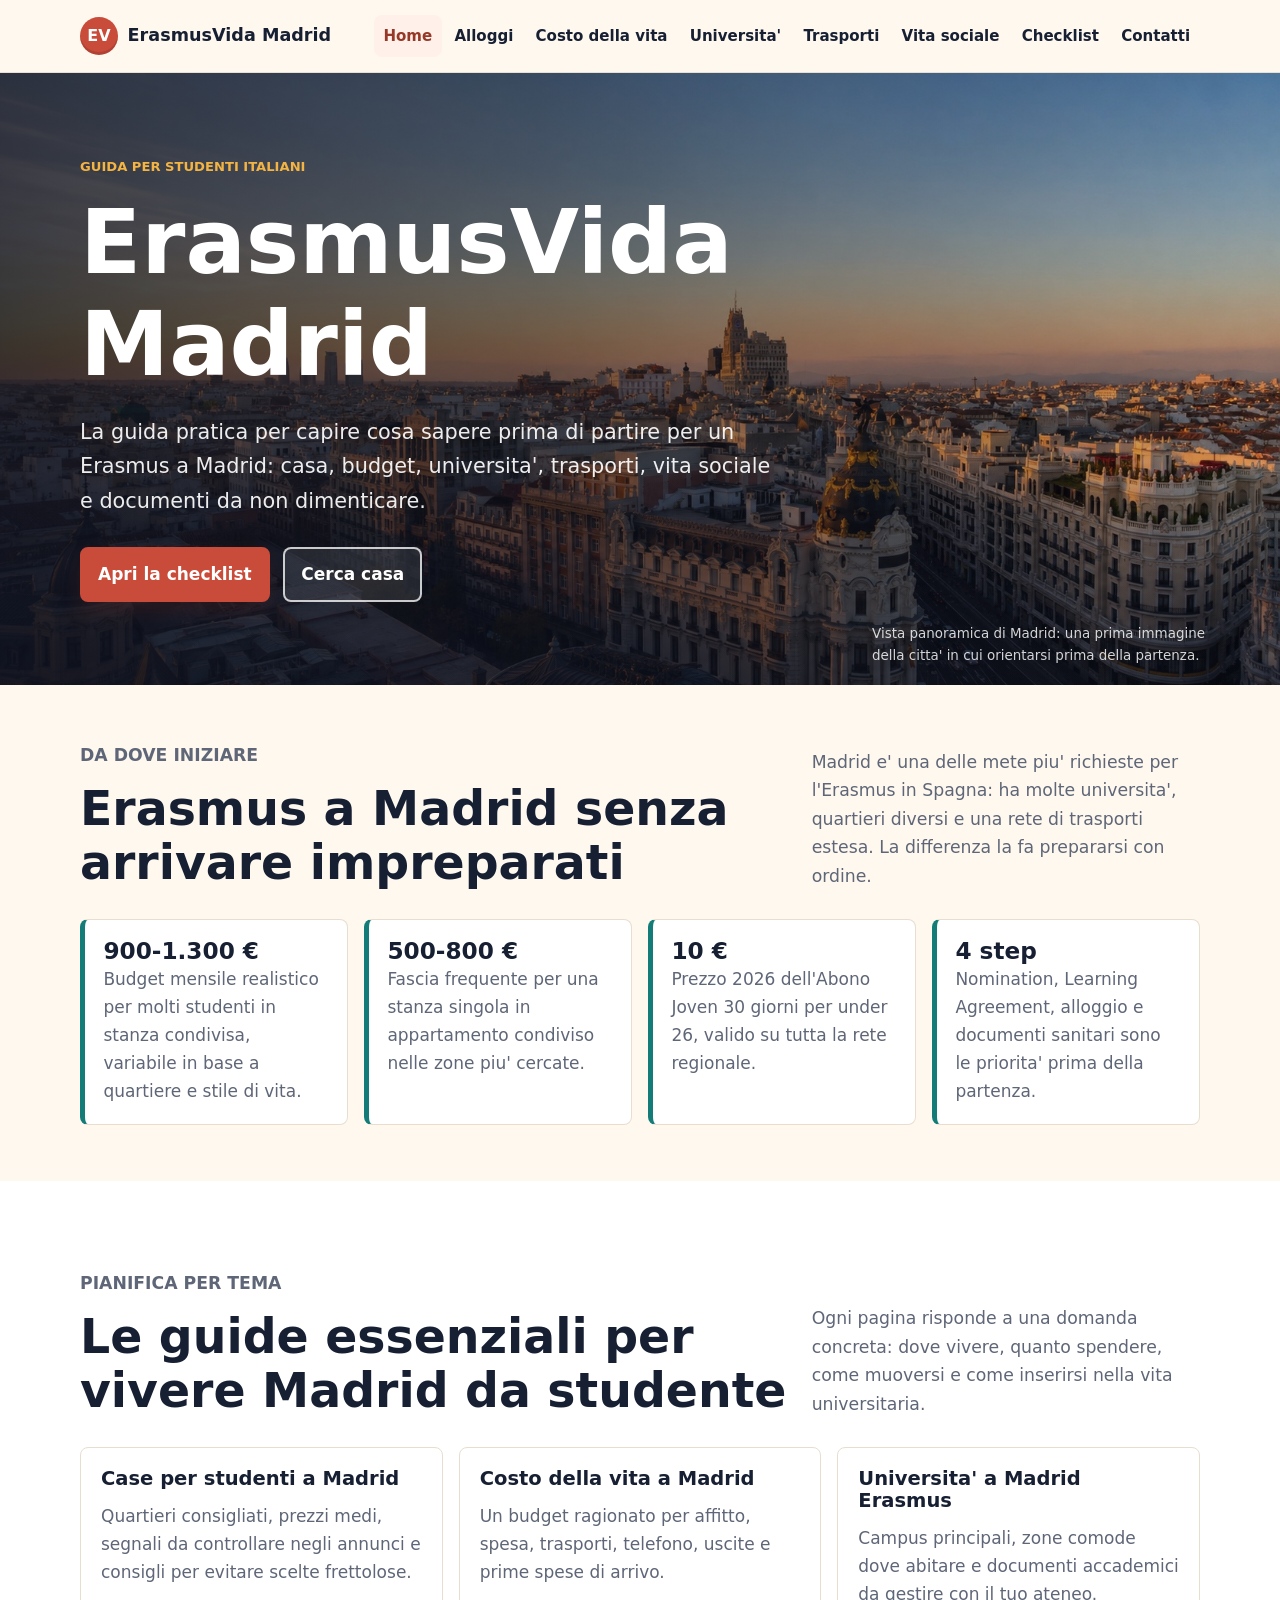
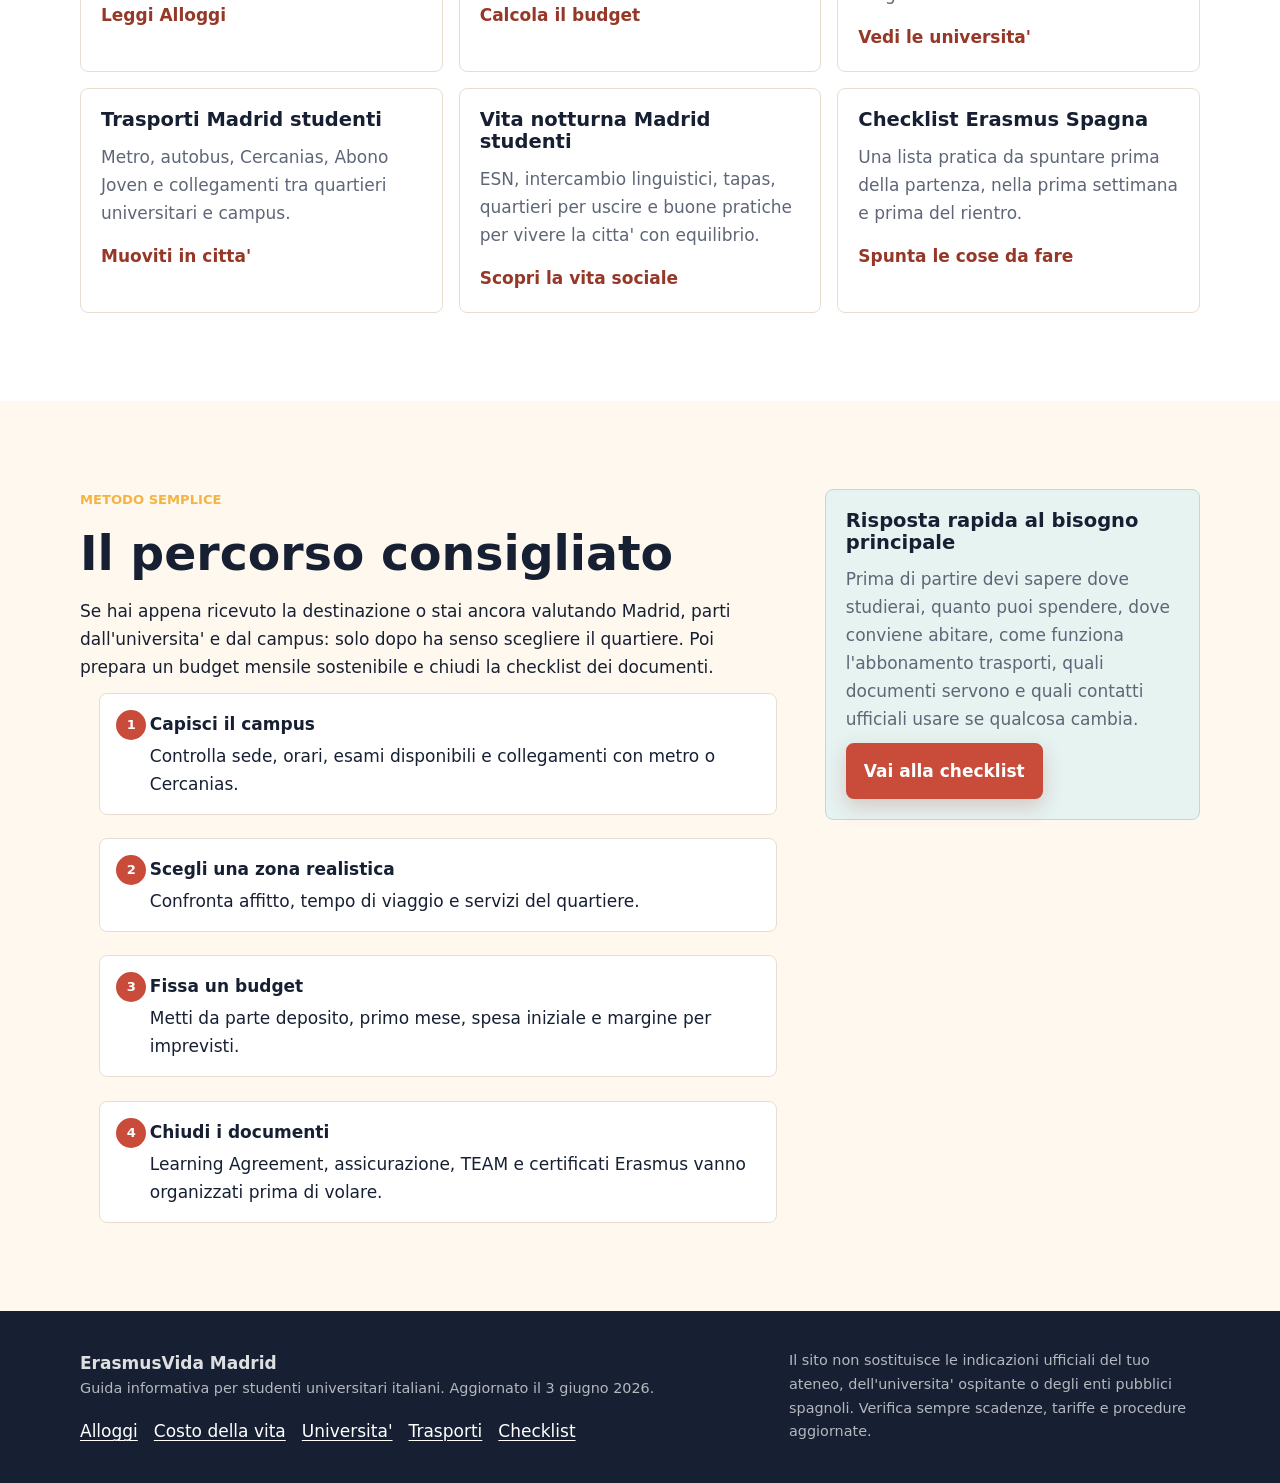
<file: index.html>
<!doctype html>
<html lang="it">
  <head>
    <meta charset="utf-8">
    <meta name="viewport" content="width=device-width, initial-scale=1">
    <title>ErasmusVida Madrid | Guida pratica per studenti italiani in Erasmus</title>
    <meta name="description" content="Guida completa per organizzare un Erasmus a Madrid: alloggi, costo della vita, universita', trasporti, vita sociale e checklist prima della partenza.">
    <meta name="robots" content="index, follow">
    <meta property="og:title" content="ErasmusVida Madrid">
    <meta property="og:description" content="Tutto quello che uno studente italiano deve sapere prima di partire per un Erasmus a Madrid.">
    <meta property="og:type" content="website">
    <meta property="og:image" content="assets/images/madrid-panorama.jpg">
    <link rel="stylesheet" href="assets/css/styles.css">
  </head>
  <body>
    <a class="skip-link" href="#contenuto">Vai al contenuto</a>
    <header class="site-header">
      <div class="container header-inner">
        <a class="brand" href="index.html" aria-label="ErasmusVida Madrid home">
          <span class="brand-mark">EV</span>
          <span>ErasmusVida Madrid</span>
        </a>
        <button class="nav-toggle" type="button" data-nav-toggle aria-label="Apri menu" aria-expanded="false"></button>
        <nav class="site-nav" data-site-nav aria-label="Navigazione principale">
          <ul>
            <li><a href="index.html" aria-current="page">Home</a></li>
            <li><a href="alloggi.html">Alloggi</a></li>
            <li><a href="costo-della-vita.html">Costo della vita</a></li>
            <li><a href="universita.html">Universita'</a></li>
            <li><a href="trasporti.html">Trasporti</a></li>
            <li><a href="vita-sociale.html">Vita sociale</a></li>
            <li><a href="checklist-erasmus.html">Checklist</a></li>
            <li><a href="contatti.html">Contatti</a></li>
          </ul>
        </nav>
      </div>
    </header>

    <main id="contenuto">
      <section class="hero" aria-labelledby="home-title">
        <img src="assets/images/madrid-panorama.jpg" width="1672" height="941" alt="Vista panoramica di Madrid al tramonto con Gran Via e skyline urbano">
        <div class="container hero-content">
          <div class="hero-copy">
            <p class="eyebrow">Guida per studenti italiani</p>
            <h1 id="home-title">ErasmusVida Madrid</h1>
            <p>La guida pratica per capire cosa sapere prima di partire per un Erasmus a Madrid: casa, budget, universita', trasporti, vita sociale e documenti da non dimenticare.</p>
            <div class="hero-actions">
              <a class="btn" href="checklist-erasmus.html">Apri la checklist</a>
              <a class="btn btn-secondary" href="alloggi.html">Cerca casa</a>
            </div>
          </div>
        </div>
        <p class="hero-caption">Vista panoramica di Madrid: una prima immagine della citta' in cui orientarsi prima della partenza.</p>
      </section>

      <section class="section compact alt" aria-labelledby="prima-partenza">
        <div class="container">
          <div class="section-header">
            <div>
              <p class="eyebrow">Da dove iniziare</p>
              <h2 id="prima-partenza">Erasmus a Madrid senza arrivare impreparati</h2>
            </div>
            <p>Madrid e' una delle mete piu' richieste per l'Erasmus in Spagna: ha molte universita', quartieri diversi e una rete di trasporti estesa. La differenza la fa prepararsi con ordine.</p>
          </div>
          <div class="grid grid-4">
            <article class="fact">
              <strong>900-1.300 &euro;</strong>
              <p>Budget mensile realistico per molti studenti in stanza condivisa, variabile in base a quartiere e stile di vita.</p>
            </article>
            <article class="fact">
              <strong>500-800 &euro;</strong>
              <p>Fascia frequente per una stanza singola in appartamento condiviso nelle zone piu' cercate.</p>
            </article>
            <article class="fact">
              <strong>10 &euro;</strong>
              <p>Prezzo 2026 dell'Abono Joven 30 giorni per under 26, valido su tutta la rete regionale.</p>
            </article>
            <article class="fact">
              <strong>4 step</strong>
              <p>Nomination, Learning Agreement, alloggio e documenti sanitari sono le priorita' prima della partenza.</p>
            </article>
          </div>
        </div>
      </section>

      <section class="section" aria-labelledby="guide">
        <div class="container">
          <div class="section-header">
            <div>
              <p class="eyebrow">Pianifica per tema</p>
              <h2 id="guide">Le guide essenziali per vivere Madrid da studente</h2>
            </div>
            <p>Ogni pagina risponde a una domanda concreta: dove vivere, quanto spendere, come muoversi e come inserirsi nella vita universitaria.</p>
          </div>
          <div class="grid grid-3">
            <article class="card">
              <h3>Case per studenti a Madrid</h3>
              <p>Quartieri consigliati, prezzi medi, segnali da controllare negli annunci e consigli per evitare scelte frettolose.</p>
              <a class="card-link" href="alloggi.html">Leggi Alloggi</a>
            </article>
            <article class="card">
              <h3>Costo della vita a Madrid</h3>
              <p>Un budget ragionato per affitto, spesa, trasporti, telefono, uscite e prime spese di arrivo.</p>
              <a class="card-link" href="costo-della-vita.html">Calcola il budget</a>
            </article>
            <article class="card">
              <h3>Universita' a Madrid Erasmus</h3>
              <p>Campus principali, zone comode dove abitare e documenti accademici da gestire con il tuo ateneo.</p>
              <a class="card-link" href="universita.html">Vedi le universita'</a>
            </article>
            <article class="card">
              <h3>Trasporti Madrid studenti</h3>
              <p>Metro, autobus, Cercanias, Abono Joven e collegamenti tra quartieri universitari e campus.</p>
              <a class="card-link" href="trasporti.html">Muoviti in citta'</a>
            </article>
            <article class="card">
              <h3>Vita notturna Madrid studenti</h3>
              <p>ESN, intercambio linguistici, tapas, quartieri per uscire e buone pratiche per vivere la citta' con equilibrio.</p>
              <a class="card-link" href="vita-sociale.html">Scopri la vita sociale</a>
            </article>
            <article class="card">
              <h3>Checklist Erasmus Spagna</h3>
              <p>Una lista pratica da spuntare prima della partenza, nella prima settimana e prima del rientro.</p>
              <a class="card-link" href="checklist-erasmus.html">Spunta le cose da fare</a>
            </article>
          </div>
        </div>
      </section>

      <section class="section alt" aria-labelledby="percorso">
        <div class="container split">
          <div class="content-block">
            <p class="eyebrow">Metodo semplice</p>
            <h2 id="percorso">Il percorso consigliato</h2>
            <p>Se hai appena ricevuto la destinazione o stai ancora valutando Madrid, parti dall'universita' e dal campus: solo dopo ha senso scegliere il quartiere. Poi prepara un budget mensile sostenibile e chiudi la checklist dei documenti.</p>
            <ol class="timeline">
              <li><span>1</span><strong>Capisci il campus</strong>Controlla sede, orari, esami disponibili e collegamenti con metro o Cercanias.</li>
              <li><span>2</span><strong>Scegli una zona realistica</strong>Confronta affitto, tempo di viaggio e servizi del quartiere.</li>
              <li><span>3</span><strong>Fissa un budget</strong>Metti da parte deposito, primo mese, spesa iniziale e margine per imprevisti.</li>
              <li><span>4</span><strong>Chiudi i documenti</strong>Learning Agreement, assicurazione, TEAM e certificati Erasmus vanno organizzati prima di volare.</li>
            </ol>
          </div>
          <aside class="callout">
            <h3>Risposta rapida al bisogno principale</h3>
            <p>Prima di partire devi sapere dove studierai, quanto puoi spendere, dove conviene abitare, come funziona l'abbonamento trasporti, quali documenti servono e quali contatti ufficiali usare se qualcosa cambia.</p>
            <div class="section-actions">
              <a class="btn" href="checklist-erasmus.html">Vai alla checklist</a>
            </div>
          </aside>
        </div>
      </section>
    </main>

    <footer class="site-footer">
      <div class="container footer-grid">
        <div>
          <strong>ErasmusVida Madrid</strong>
          <p class="footer-small">Guida informativa per studenti universitari italiani. Aggiornato il 3 giugno 2026.</p>
          <ul class="footer-links">
            <li><a href="alloggi.html">Alloggi</a></li>
            <li><a href="costo-della-vita.html">Costo della vita</a></li>
            <li><a href="universita.html">Universita'</a></li>
            <li><a href="trasporti.html">Trasporti</a></li>
            <li><a href="checklist-erasmus.html">Checklist</a></li>
          </ul>
        </div>
        <p class="footer-small">Il sito non sostituisce le indicazioni ufficiali del tuo ateneo, dell'universita' ospitante o degli enti pubblici spagnoli. Verifica sempre scadenze, tariffe e procedure aggiornate.</p>
      </div>
    </footer>
    <script src="assets/js/main.js"></script>
  </body>
</html>
</file>
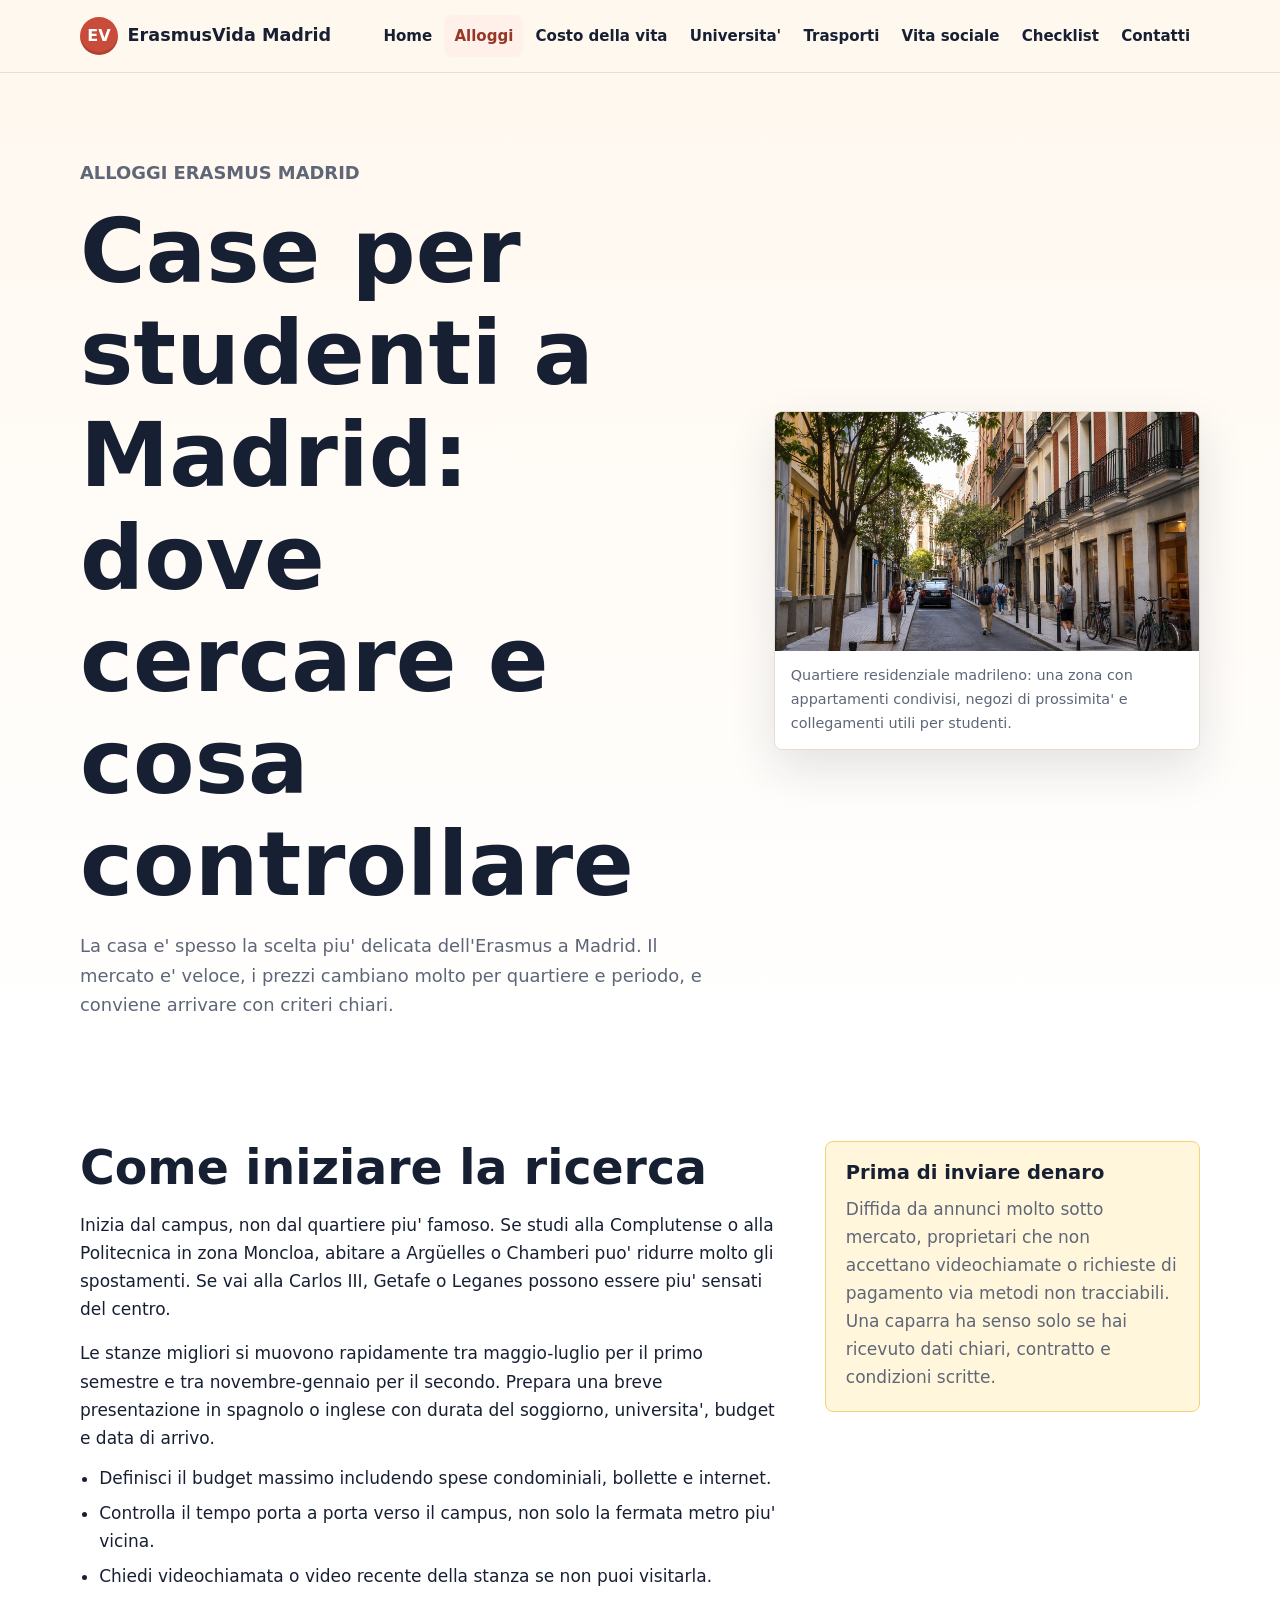
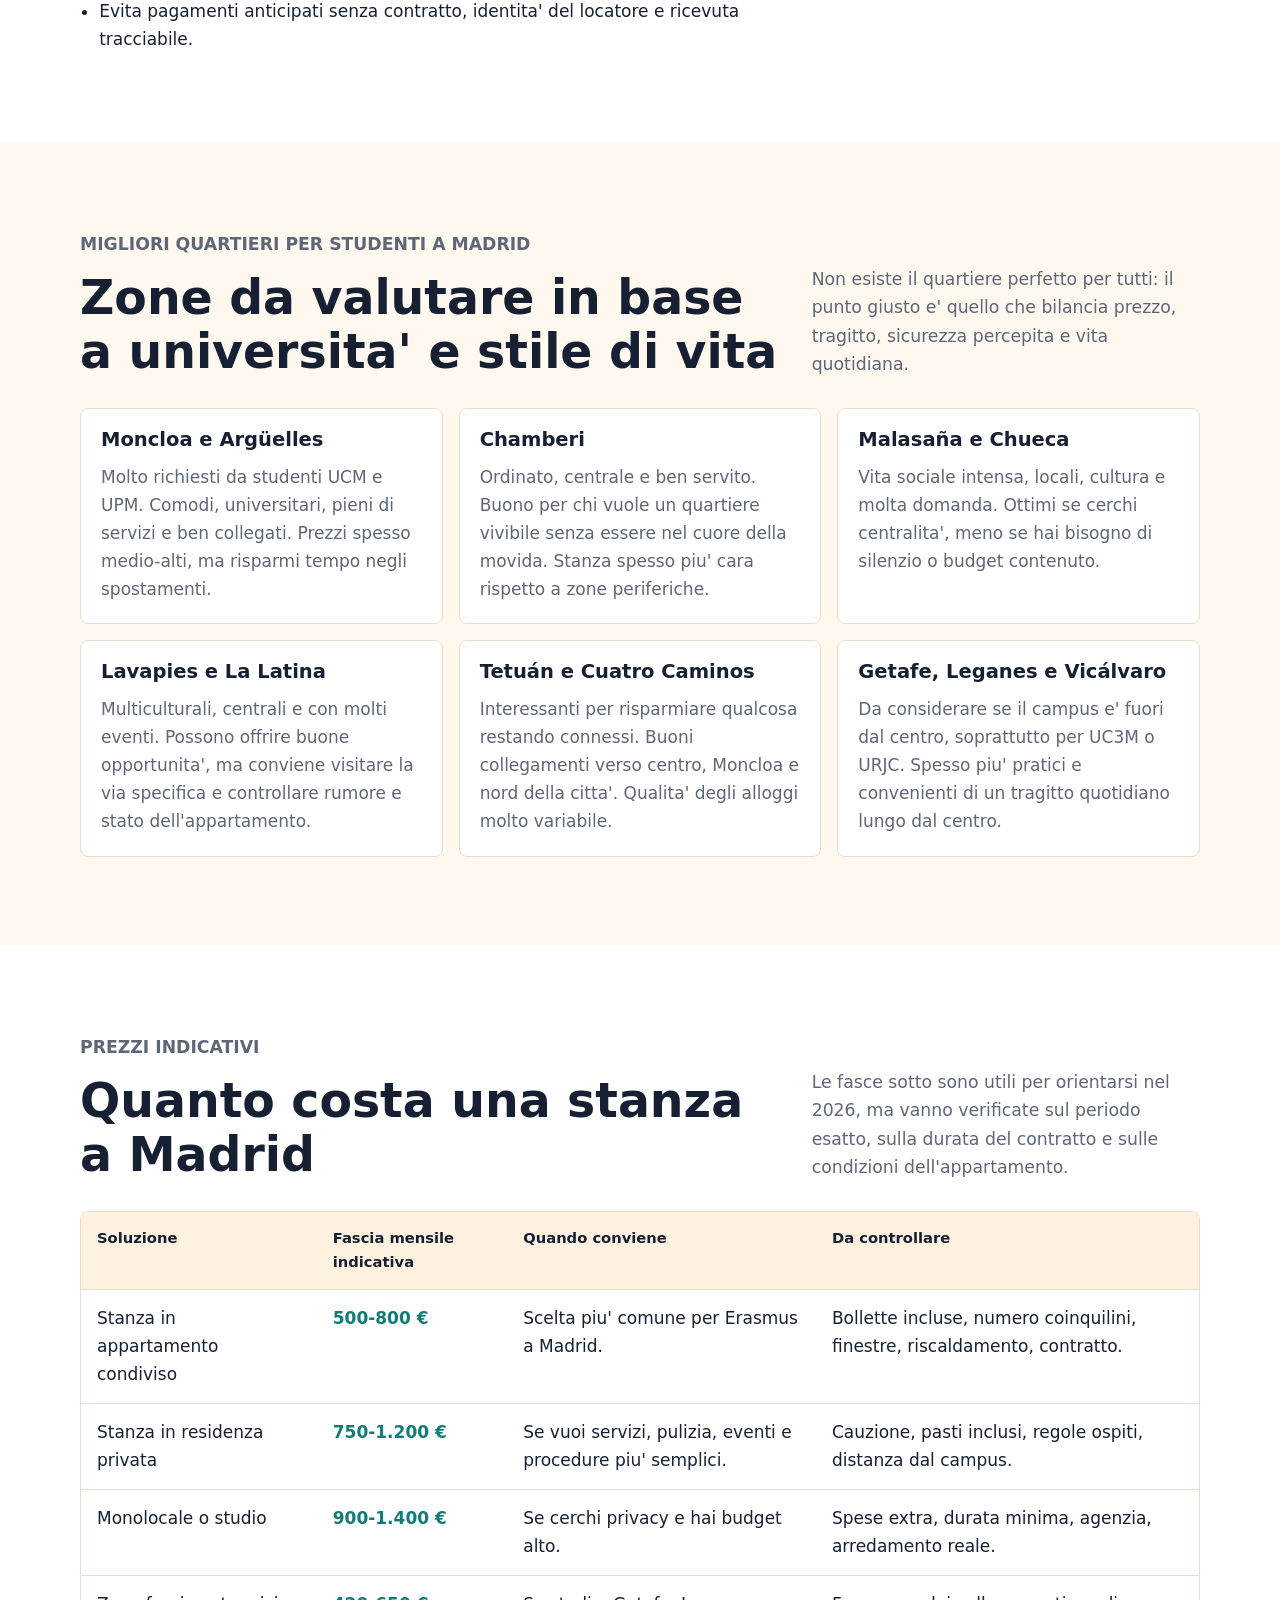
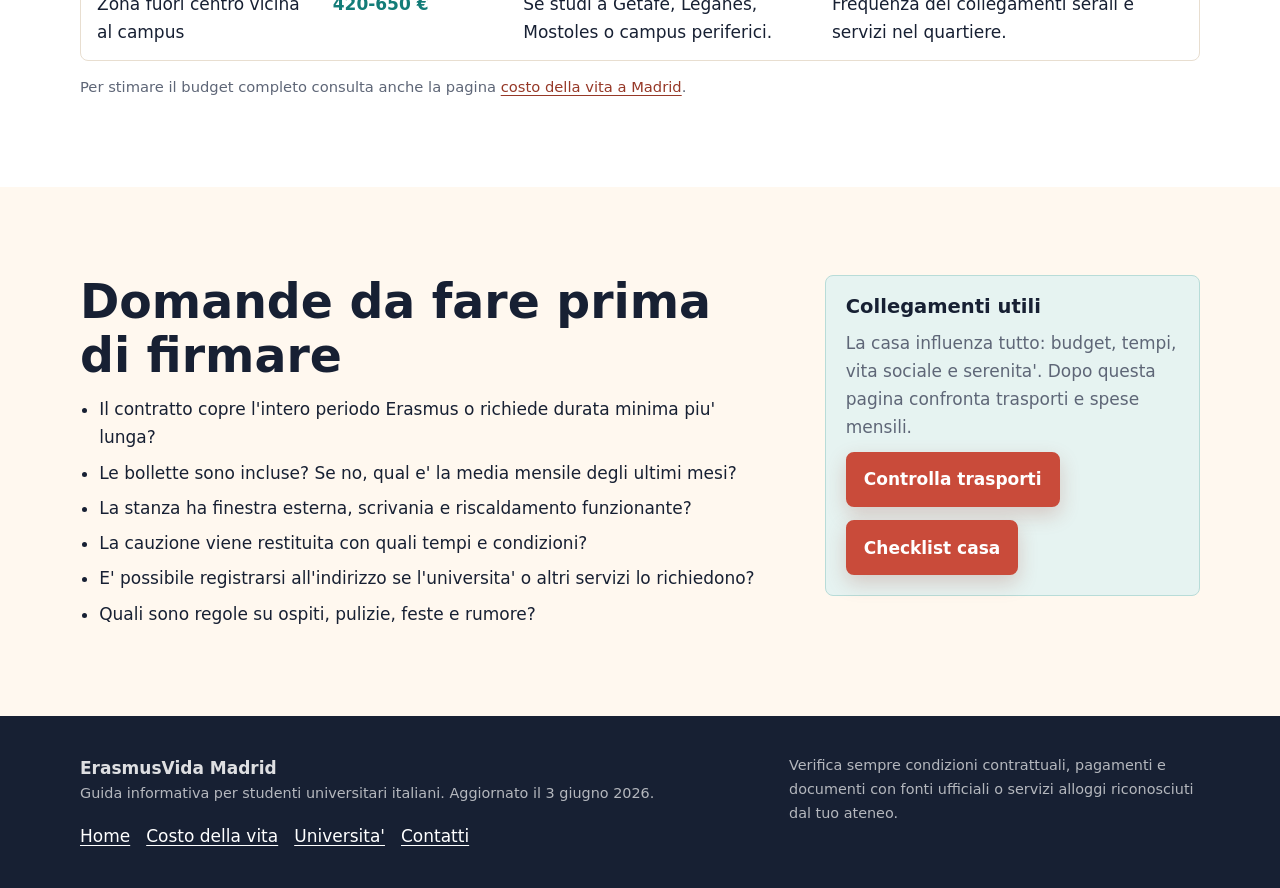
<file: alloggi.html>
<!doctype html>
<html lang="it">
  <head>
    <meta charset="utf-8">
    <meta name="viewport" content="width=device-width, initial-scale=1">
    <title>Case per studenti a Madrid | Quartieri e consigli Erasmus</title>
    <meta name="description" content="Come cercare case per studenti a Madrid: migliori quartieri per studenti Erasmus, prezzi indicativi, contratti, cauzione e controlli prima di prenotare.">
    <meta name="robots" content="index, follow">
    <meta property="og:title" content="Case per studenti a Madrid">
    <meta property="og:description" content="Quartieri, prezzi e consigli pratici per trovare alloggio durante un Erasmus a Madrid.">
    <meta property="og:type" content="article">
    <meta property="og:image" content="assets/images/alloggi-quartieri-studenti.jpg">
    <link rel="stylesheet" href="assets/css/styles.css">
  </head>
  <body>
    <a class="skip-link" href="#contenuto">Vai al contenuto</a>
    <header class="site-header">
      <div class="container header-inner">
        <a class="brand" href="index.html" aria-label="ErasmusVida Madrid home"><span class="brand-mark">EV</span><span>ErasmusVida Madrid</span></a>
        <button class="nav-toggle" type="button" data-nav-toggle aria-label="Apri menu" aria-expanded="false"></button>
        <nav class="site-nav" data-site-nav aria-label="Navigazione principale">
          <ul>
            <li><a href="index.html">Home</a></li>
            <li><a href="alloggi.html" aria-current="page">Alloggi</a></li>
            <li><a href="costo-della-vita.html">Costo della vita</a></li>
            <li><a href="universita.html">Universita'</a></li>
            <li><a href="trasporti.html">Trasporti</a></li>
            <li><a href="vita-sociale.html">Vita sociale</a></li>
            <li><a href="checklist-erasmus.html">Checklist</a></li>
            <li><a href="contatti.html">Contatti</a></li>
          </ul>
        </nav>
      </div>
    </header>

    <main id="contenuto">
      <section class="page-hero">
        <div class="container page-hero-grid">
          <div>
            <p class="eyebrow">Alloggi Erasmus Madrid</p>
            <h1>Case per studenti a Madrid: dove cercare e cosa controllare</h1>
            <p>La casa e' spesso la scelta piu' delicata dell'Erasmus a Madrid. Il mercato e' veloce, i prezzi cambiano molto per quartiere e periodo, e conviene arrivare con criteri chiari.</p>
          </div>
          <figure class="media-card">
            <img src="assets/images/alloggi-quartieri-studenti.jpg" width="1672" height="941" alt="Strada residenziale di Madrid con balconi, biciclette e studenti con zaino">
            <figcaption>Quartiere residenziale madrileno: una zona con appartamenti condivisi, negozi di prossimita' e collegamenti utili per studenti.</figcaption>
          </figure>
        </div>
      </section>

      <section class="section">
        <div class="container split">
          <div class="content-block">
            <h2>Come iniziare la ricerca</h2>
            <p>Inizia dal campus, non dal quartiere piu' famoso. Se studi alla Complutense o alla Politecnica in zona Moncloa, abitare a Arg&uuml;elles o Chamberi puo' ridurre molto gli spostamenti. Se vai alla Carlos III, Getafe o Leganes possono essere piu' sensati del centro.</p>
            <p>Le stanze migliori si muovono rapidamente tra maggio-luglio per il primo semestre e tra novembre-gennaio per il secondo. Prepara una breve presentazione in spagnolo o inglese con durata del soggiorno, universita', budget e data di arrivo.</p>
            <ul>
              <li>Definisci il budget massimo includendo spese condominiali, bollette e internet.</li>
              <li>Controlla il tempo porta a porta verso il campus, non solo la fermata metro piu' vicina.</li>
              <li>Chiedi videochiamata o video recente della stanza se non puoi visitarla.</li>
              <li>Evita pagamenti anticipati senza contratto, identita' del locatore e ricevuta tracciabile.</li>
            </ul>
          </div>
          <aside class="callout warning">
            <h3>Prima di inviare denaro</h3>
            <p>Diffida da annunci molto sotto mercato, proprietari che non accettano videochiamate o richieste di pagamento via metodi non tracciabili. Una caparra ha senso solo se hai ricevuto dati chiari, contratto e condizioni scritte.</p>
          </aside>
        </div>
      </section>

      <section class="section alt" aria-labelledby="quartieri">
        <div class="container">
          <div class="section-header">
            <div>
              <p class="eyebrow">Migliori quartieri per studenti a Madrid</p>
              <h2 id="quartieri">Zone da valutare in base a universita' e stile di vita</h2>
            </div>
            <p>Non esiste il quartiere perfetto per tutti: il punto giusto e' quello che bilancia prezzo, tragitto, sicurezza percepita e vita quotidiana.</p>
          </div>
          <div class="grid grid-3">
            <article class="card">
              <h3>Moncloa e Arg&uuml;elles</h3>
              <p>Molto richiesti da studenti UCM e UPM. Comodi, universitari, pieni di servizi e ben collegati. Prezzi spesso medio-alti, ma risparmi tempo negli spostamenti.</p>
            </article>
            <article class="card">
              <h3>Chamberi</h3>
              <p>Ordinato, centrale e ben servito. Buono per chi vuole un quartiere vivibile senza essere nel cuore della movida. Stanza spesso piu' cara rispetto a zone periferiche.</p>
            </article>
            <article class="card">
              <h3>Malasa&ntilde;a e Chueca</h3>
              <p>Vita sociale intensa, locali, cultura e molta domanda. Ottimi se cerchi centralita', meno se hai bisogno di silenzio o budget contenuto.</p>
            </article>
            <article class="card">
              <h3>Lavapies e La Latina</h3>
              <p>Multiculturali, centrali e con molti eventi. Possono offrire buone opportunita', ma conviene visitare la via specifica e controllare rumore e stato dell'appartamento.</p>
            </article>
            <article class="card">
              <h3>Tetu&aacute;n e Cuatro Caminos</h3>
              <p>Interessanti per risparmiare qualcosa restando connessi. Buoni collegamenti verso centro, Moncloa e nord della citta'. Qualita' degli alloggi molto variabile.</p>
            </article>
            <article class="card">
              <h3>Getafe, Leganes e Vic&aacute;lvaro</h3>
              <p>Da considerare se il campus e' fuori dal centro, soprattutto per UC3M o URJC. Spesso piu' pratici e convenienti di un tragitto quotidiano lungo dal centro.</p>
            </article>
          </div>
        </div>
      </section>

      <section class="section" aria-labelledby="prezzi">
        <div class="container">
          <div class="section-header">
            <div>
              <p class="eyebrow">Prezzi indicativi</p>
              <h2 id="prezzi">Quanto costa una stanza a Madrid</h2>
            </div>
            <p>Le fasce sotto sono utili per orientarsi nel 2026, ma vanno verificate sul periodo esatto, sulla durata del contratto e sulle condizioni dell'appartamento.</p>
          </div>
          <div class="table-scroll">
            <table>
              <thead>
                <tr>
                  <th>Soluzione</th>
                  <th>Fascia mensile indicativa</th>
                  <th>Quando conviene</th>
                  <th>Da controllare</th>
                </tr>
              </thead>
              <tbody>
                <tr>
                  <td>Stanza in appartamento condiviso</td>
                  <td class="price">500-800 &euro;</td>
                  <td>Scelta piu' comune per Erasmus a Madrid.</td>
                  <td>Bollette incluse, numero coinquilini, finestre, riscaldamento, contratto.</td>
                </tr>
                <tr>
                  <td>Stanza in residenza privata</td>
                  <td class="price">750-1.200 &euro;</td>
                  <td>Se vuoi servizi, pulizia, eventi e procedure piu' semplici.</td>
                  <td>Cauzione, pasti inclusi, regole ospiti, distanza dal campus.</td>
                </tr>
                <tr>
                  <td>Monolocale o studio</td>
                  <td class="price">900-1.400 &euro;</td>
                  <td>Se cerchi privacy e hai budget alto.</td>
                  <td>Spese extra, durata minima, agenzia, arredamento reale.</td>
                </tr>
                <tr>
                  <td>Zona fuori centro vicina al campus</td>
                  <td class="price">420-650 &euro;</td>
                  <td>Se studi a Getafe, Leganes, Mostoles o campus periferici.</td>
                  <td>Frequenza dei collegamenti serali e servizi nel quartiere.</td>
                </tr>
              </tbody>
            </table>
          </div>
          <p class="notice">Per stimare il budget completo consulta anche la pagina <a href="costo-della-vita.html">costo della vita a Madrid</a>.</p>
        </div>
      </section>

      <section class="section alt">
        <div class="container split">
          <div class="content-block">
            <h2>Domande da fare prima di firmare</h2>
            <ul>
              <li>Il contratto copre l'intero periodo Erasmus o richiede durata minima piu' lunga?</li>
              <li>Le bollette sono incluse? Se no, qual e' la media mensile degli ultimi mesi?</li>
              <li>La stanza ha finestra esterna, scrivania e riscaldamento funzionante?</li>
              <li>La cauzione viene restituita con quali tempi e condizioni?</li>
              <li>E' possibile registrarsi all'indirizzo se l'universita' o altri servizi lo richiedono?</li>
              <li>Quali sono regole su ospiti, pulizie, feste e rumore?</li>
            </ul>
          </div>
          <aside class="callout">
            <h3>Collegamenti utili</h3>
            <p>La casa influenza tutto: budget, tempi, vita sociale e serenita'. Dopo questa pagina confronta trasporti e spese mensili.</p>
            <div class="section-actions">
              <a class="btn" href="trasporti.html">Controlla trasporti</a>
              <a class="btn" href="checklist-erasmus.html">Checklist casa</a>
            </div>
          </aside>
        </div>
      </section>
    </main>

    <footer class="site-footer">
      <div class="container footer-grid">
        <div>
          <strong>ErasmusVida Madrid</strong>
          <p class="footer-small">Guida informativa per studenti universitari italiani. Aggiornato il 3 giugno 2026.</p>
          <ul class="footer-links">
            <li><a href="index.html">Home</a></li>
            <li><a href="costo-della-vita.html">Costo della vita</a></li>
            <li><a href="universita.html">Universita'</a></li>
            <li><a href="contatti.html">Contatti</a></li>
          </ul>
        </div>
        <p class="footer-small">Verifica sempre condizioni contrattuali, pagamenti e documenti con fonti ufficiali o servizi alloggi riconosciuti dal tuo ateneo.</p>
      </div>
    </footer>
    <script src="assets/js/main.js"></script>
  </body>
</html>
</file>
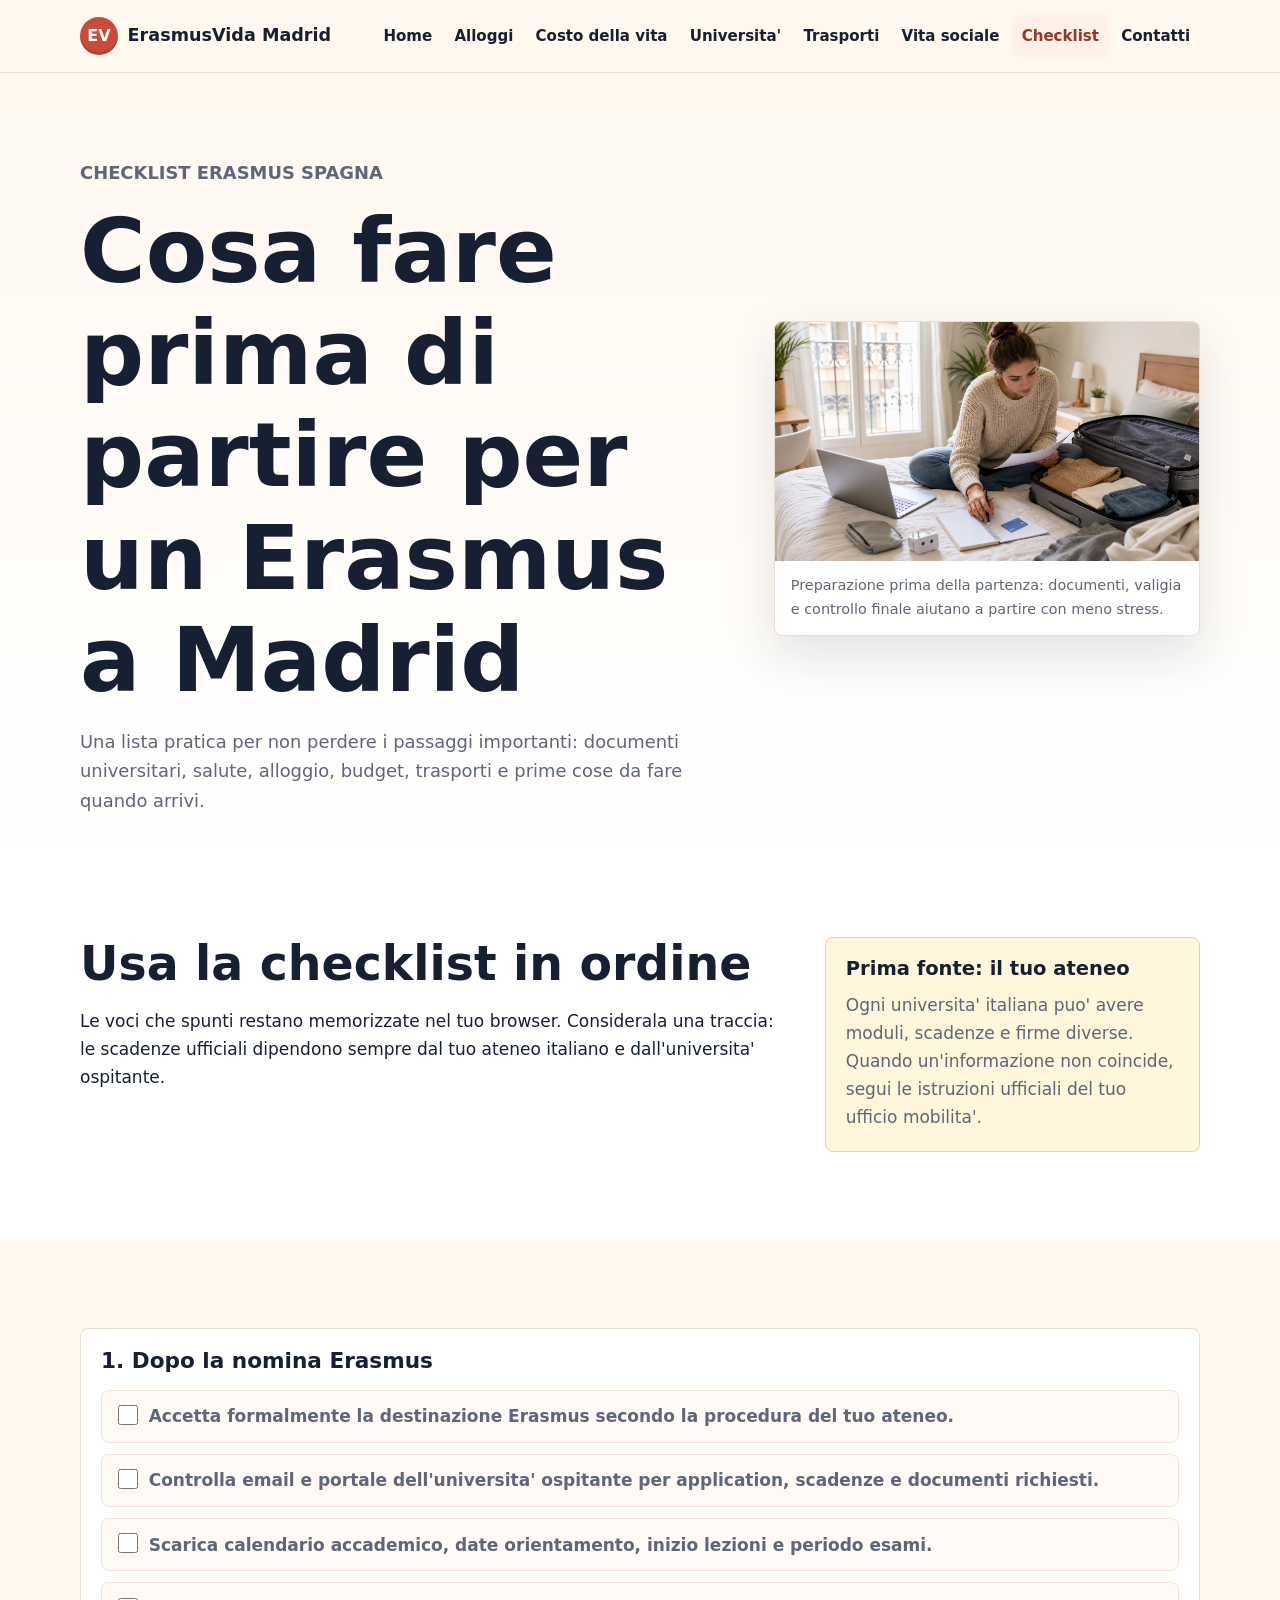
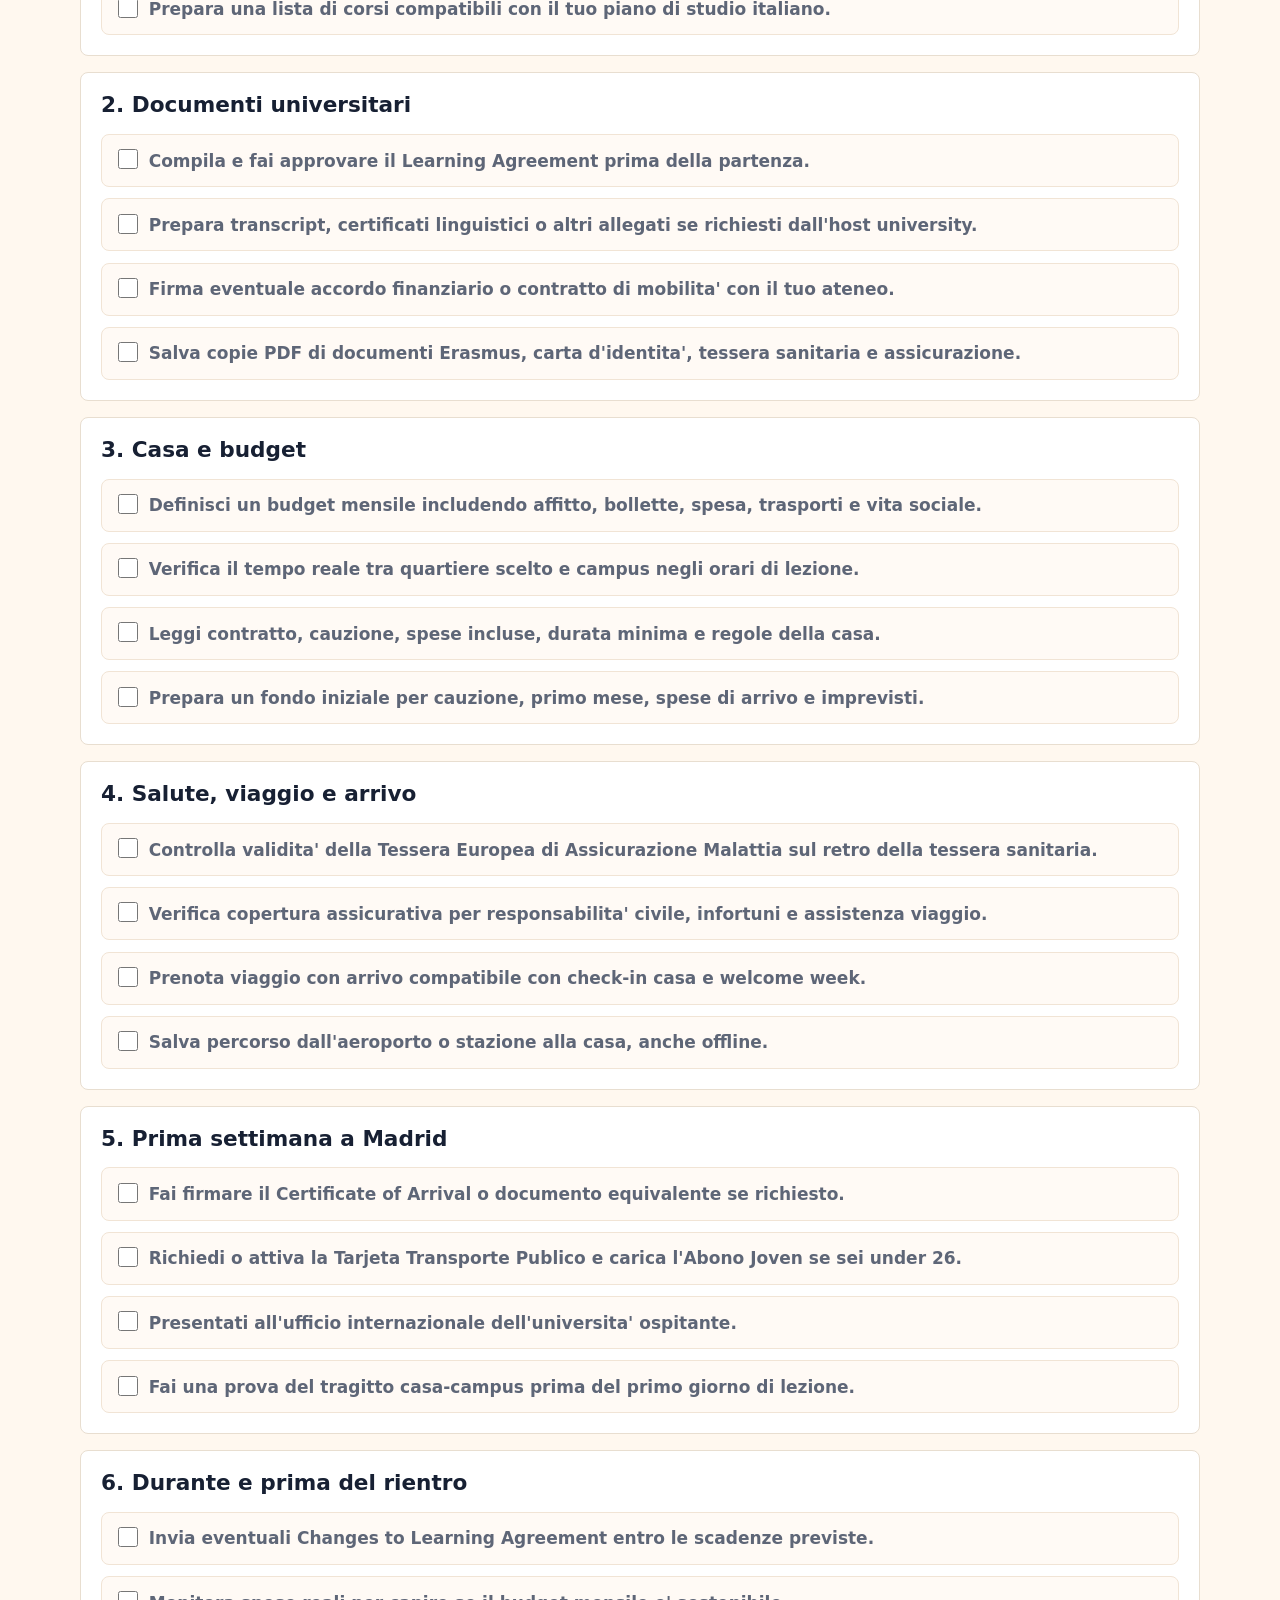
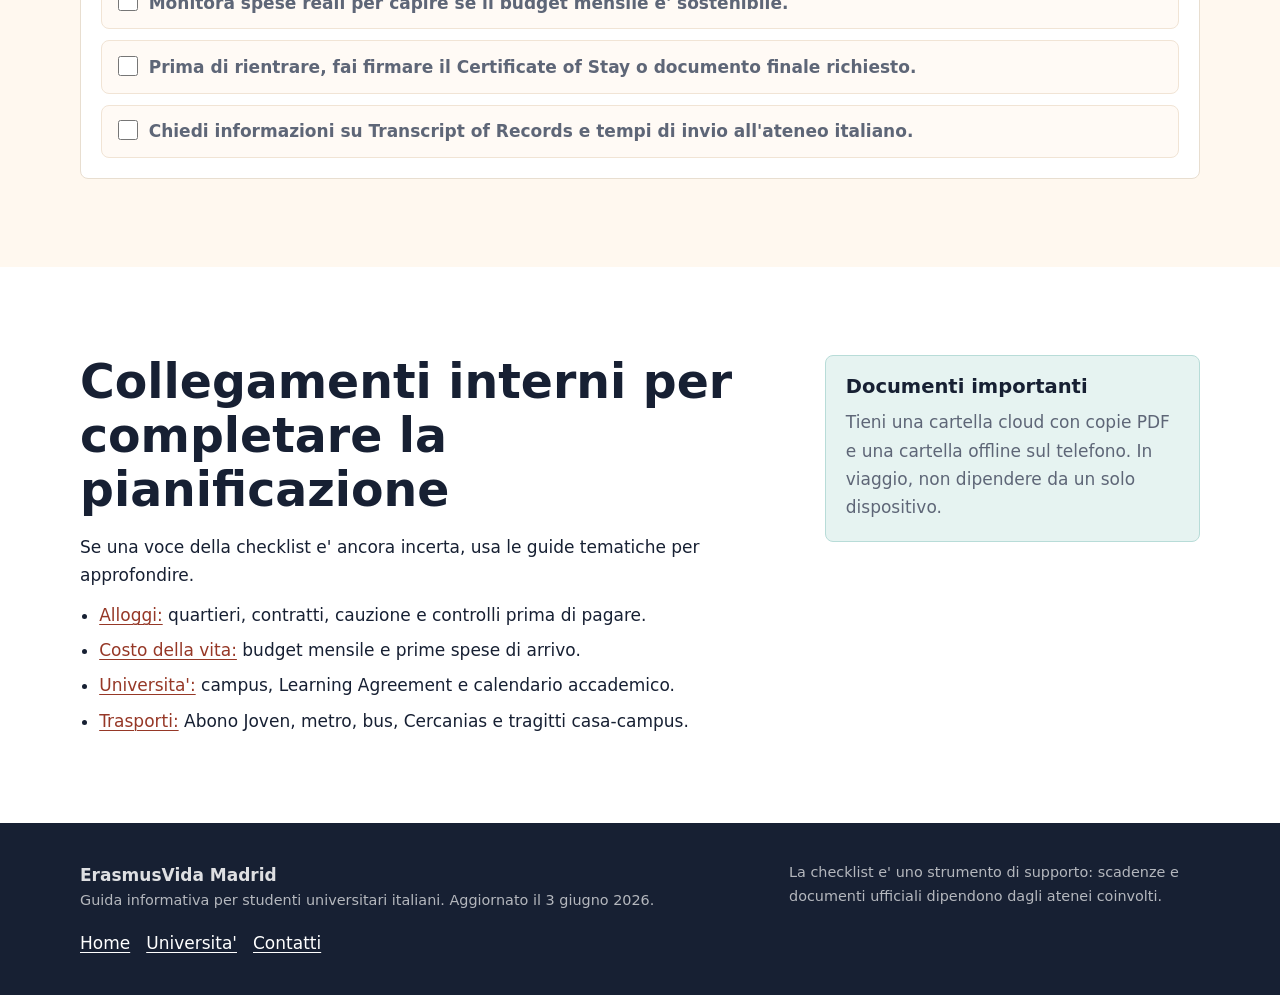
<file: checklist-erasmus.html>
<!doctype html>
<html lang="it">
  <head>
    <meta charset="utf-8">
    <meta name="viewport" content="width=device-width, initial-scale=1">
    <title>Checklist Erasmus Spagna | Cosa fare prima di partire per Madrid</title>
    <meta name="description" content="Checklist Erasmus Spagna per studenti italiani diretti a Madrid: documenti, Learning Agreement, casa, budget, salute, trasporti, arrivo e rientro.">
    <meta name="robots" content="index, follow">
    <meta property="og:title" content="Checklist Erasmus Spagna">
    <meta property="og:description" content="Lista pratica da spuntare per organizzare un Erasmus a Madrid senza dimenticare passaggi importanti.">
    <meta property="og:type" content="article">
    <meta property="og:image" content="assets/images/checklist-erasmus-spagna.jpg">
    <link rel="stylesheet" href="assets/css/styles.css">
  </head>
  <body>
    <a class="skip-link" href="#contenuto">Vai al contenuto</a>
    <header class="site-header">
      <div class="container header-inner">
        <a class="brand" href="index.html" aria-label="ErasmusVida Madrid home"><span class="brand-mark">EV</span><span>ErasmusVida Madrid</span></a>
        <button class="nav-toggle" type="button" data-nav-toggle aria-label="Apri menu" aria-expanded="false"></button>
        <nav class="site-nav" data-site-nav aria-label="Navigazione principale">
          <ul>
            <li><a href="index.html">Home</a></li>
            <li><a href="alloggi.html">Alloggi</a></li>
            <li><a href="costo-della-vita.html">Costo della vita</a></li>
            <li><a href="universita.html">Universita'</a></li>
            <li><a href="trasporti.html">Trasporti</a></li>
            <li><a href="vita-sociale.html">Vita sociale</a></li>
            <li><a href="checklist-erasmus.html" aria-current="page">Checklist</a></li>
            <li><a href="contatti.html">Contatti</a></li>
          </ul>
        </nav>
      </div>
    </header>

    <main id="contenuto">
      <section class="page-hero">
        <div class="container page-hero-grid">
          <div>
            <p class="eyebrow">Checklist Erasmus Spagna</p>
            <h1>Cosa fare prima di partire per un Erasmus a Madrid</h1>
            <p>Una lista pratica per non perdere i passaggi importanti: documenti universitari, salute, alloggio, budget, trasporti e prime cose da fare quando arrivi.</p>
          </div>
          <figure class="media-card">
            <img src="assets/images/checklist-erasmus-spagna.jpg" width="1672" height="941" alt="Studentessa che prepara valigia, documenti e computer prima di partire per l'Erasmus">
            <figcaption>Preparazione prima della partenza: documenti, valigia e controllo finale aiutano a partire con meno stress.</figcaption>
          </figure>
        </div>
      </section>

      <section class="section">
        <div class="container split">
          <div class="content-block">
            <h2>Usa la checklist in ordine</h2>
            <p>Le voci che spunti restano memorizzate nel tuo browser. Considerala una traccia: le scadenze ufficiali dipendono sempre dal tuo ateneo italiano e dall'universita' ospitante.</p>
          </div>
          <aside class="callout warning">
            <h3>Prima fonte: il tuo ateneo</h3>
            <p>Ogni universita' italiana puo' avere moduli, scadenze e firme diverse. Quando un'informazione non coincide, segui le istruzioni ufficiali del tuo ufficio mobilita'.</p>
          </aside>
        </div>
      </section>

      <section class="section alt">
        <div class="container checklist">
          <article class="checklist-group">
            <h2>1. Dopo la nomina Erasmus</h2>
            <ul class="task-list">
              <li><label><input id="nomina-accettata" data-check-item type="checkbox"><span>Accetta formalmente la destinazione Erasmus secondo la procedura del tuo ateneo.</span></label></li>
              <li><label><input id="contatti-host" data-check-item type="checkbox"><span>Controlla email e portale dell'universita' ospitante per application, scadenze e documenti richiesti.</span></label></li>
              <li><label><input id="calendario-accademico" data-check-item type="checkbox"><span>Scarica calendario accademico, date orientamento, inizio lezioni e periodo esami.</span></label></li>
              <li><label><input id="corsi-compatibili" data-check-item type="checkbox"><span>Prepara una lista di corsi compatibili con il tuo piano di studio italiano.</span></label></li>
            </ul>
          </article>

          <article class="checklist-group">
            <h2>2. Documenti universitari</h2>
            <ul class="task-list">
              <li><label><input id="learning-agreement" data-check-item type="checkbox"><span>Compila e fai approvare il Learning Agreement prima della partenza.</span></label></li>
              <li><label><input id="transcript" data-check-item type="checkbox"><span>Prepara transcript, certificati linguistici o altri allegati se richiesti dall'host university.</span></label></li>
              <li><label><input id="firma-accordo" data-check-item type="checkbox"><span>Firma eventuale accordo finanziario o contratto di mobilita' con il tuo ateneo.</span></label></li>
              <li><label><input id="copie-documenti" data-check-item type="checkbox"><span>Salva copie PDF di documenti Erasmus, carta d'identita', tessera sanitaria e assicurazione.</span></label></li>
            </ul>
          </article>

          <article class="checklist-group">
            <h2>3. Casa e budget</h2>
            <ul class="task-list">
              <li><label><input id="budget-mensile" data-check-item type="checkbox"><span>Definisci un budget mensile includendo affitto, bollette, spesa, trasporti e vita sociale.</span></label></li>
              <li><label><input id="quartiere-campus" data-check-item type="checkbox"><span>Verifica il tempo reale tra quartiere scelto e campus negli orari di lezione.</span></label></li>
              <li><label><input id="contratto-casa" data-check-item type="checkbox"><span>Leggi contratto, cauzione, spese incluse, durata minima e regole della casa.</span></label></li>
              <li><label><input id="fondo-emergenze" data-check-item type="checkbox"><span>Prepara un fondo iniziale per cauzione, primo mese, spese di arrivo e imprevisti.</span></label></li>
            </ul>
          </article>

          <article class="checklist-group">
            <h2>4. Salute, viaggio e arrivo</h2>
            <ul class="task-list">
              <li><label><input id="team" data-check-item type="checkbox"><span>Controlla validita' della Tessera Europea di Assicurazione Malattia sul retro della tessera sanitaria.</span></label></li>
              <li><label><input id="assicurazione" data-check-item type="checkbox"><span>Verifica copertura assicurativa per responsabilita' civile, infortuni e assistenza viaggio.</span></label></li>
              <li><label><input id="viaggio" data-check-item type="checkbox"><span>Prenota viaggio con arrivo compatibile con check-in casa e welcome week.</span></label></li>
              <li><label><input id="trasporto-arrivo" data-check-item type="checkbox"><span>Salva percorso dall'aeroporto o stazione alla casa, anche offline.</span></label></li>
            </ul>
          </article>

          <article class="checklist-group">
            <h2>5. Prima settimana a Madrid</h2>
            <ul class="task-list">
              <li><label><input id="certificate-arrival" data-check-item type="checkbox"><span>Fai firmare il Certificate of Arrival o documento equivalente se richiesto.</span></label></li>
              <li><label><input id="tarjeta-transporte" data-check-item type="checkbox"><span>Richiedi o attiva la Tarjeta Transporte Publico e carica l'Abono Joven se sei under 26.</span></label></li>
              <li><label><input id="ufficio-internazionale" data-check-item type="checkbox"><span>Presentati all'ufficio internazionale dell'universita' ospitante.</span></label></li>
              <li><label><input id="prova-tragitto" data-check-item type="checkbox"><span>Fai una prova del tragitto casa-campus prima del primo giorno di lezione.</span></label></li>
            </ul>
          </article>

          <article class="checklist-group">
            <h2>6. Durante e prima del rientro</h2>
            <ul class="task-list">
              <li><label><input id="changes-learning" data-check-item type="checkbox"><span>Invia eventuali Changes to Learning Agreement entro le scadenze previste.</span></label></li>
              <li><label><input id="spese-monitorate" data-check-item type="checkbox"><span>Monitora spese reali per capire se il budget mensile e' sostenibile.</span></label></li>
              <li><label><input id="certificate-stay" data-check-item type="checkbox"><span>Prima di rientrare, fai firmare il Certificate of Stay o documento finale richiesto.</span></label></li>
              <li><label><input id="transcript-finale" data-check-item type="checkbox"><span>Chiedi informazioni su Transcript of Records e tempi di invio all'ateneo italiano.</span></label></li>
            </ul>
          </article>
        </div>
      </section>

      <section class="section">
        <div class="container split">
          <div class="content-block">
            <h2>Collegamenti interni per completare la pianificazione</h2>
            <p>Se una voce della checklist e' ancora incerta, usa le guide tematiche per approfondire.</p>
            <ul>
              <li><a href="alloggi.html">Alloggi:</a> quartieri, contratti, cauzione e controlli prima di pagare.</li>
              <li><a href="costo-della-vita.html">Costo della vita:</a> budget mensile e prime spese di arrivo.</li>
              <li><a href="universita.html">Universita':</a> campus, Learning Agreement e calendario accademico.</li>
              <li><a href="trasporti.html">Trasporti:</a> Abono Joven, metro, bus, Cercanias e tragitti casa-campus.</li>
            </ul>
          </div>
          <aside class="callout">
            <h3>Documenti importanti</h3>
            <p>Tieni una cartella cloud con copie PDF e una cartella offline sul telefono. In viaggio, non dipendere da un solo dispositivo.</p>
          </aside>
        </div>
      </section>
    </main>

    <footer class="site-footer">
      <div class="container footer-grid">
        <div>
          <strong>ErasmusVida Madrid</strong>
          <p class="footer-small">Guida informativa per studenti universitari italiani. Aggiornato il 3 giugno 2026.</p>
          <ul class="footer-links">
            <li><a href="index.html">Home</a></li>
            <li><a href="universita.html">Universita'</a></li>
            <li><a href="contatti.html">Contatti</a></li>
          </ul>
        </div>
        <p class="footer-small">La checklist e' uno strumento di supporto: scadenze e documenti ufficiali dipendono dagli atenei coinvolti.</p>
      </div>
    </footer>
    <script src="assets/js/main.js"></script>
  </body>
</html>
</file>
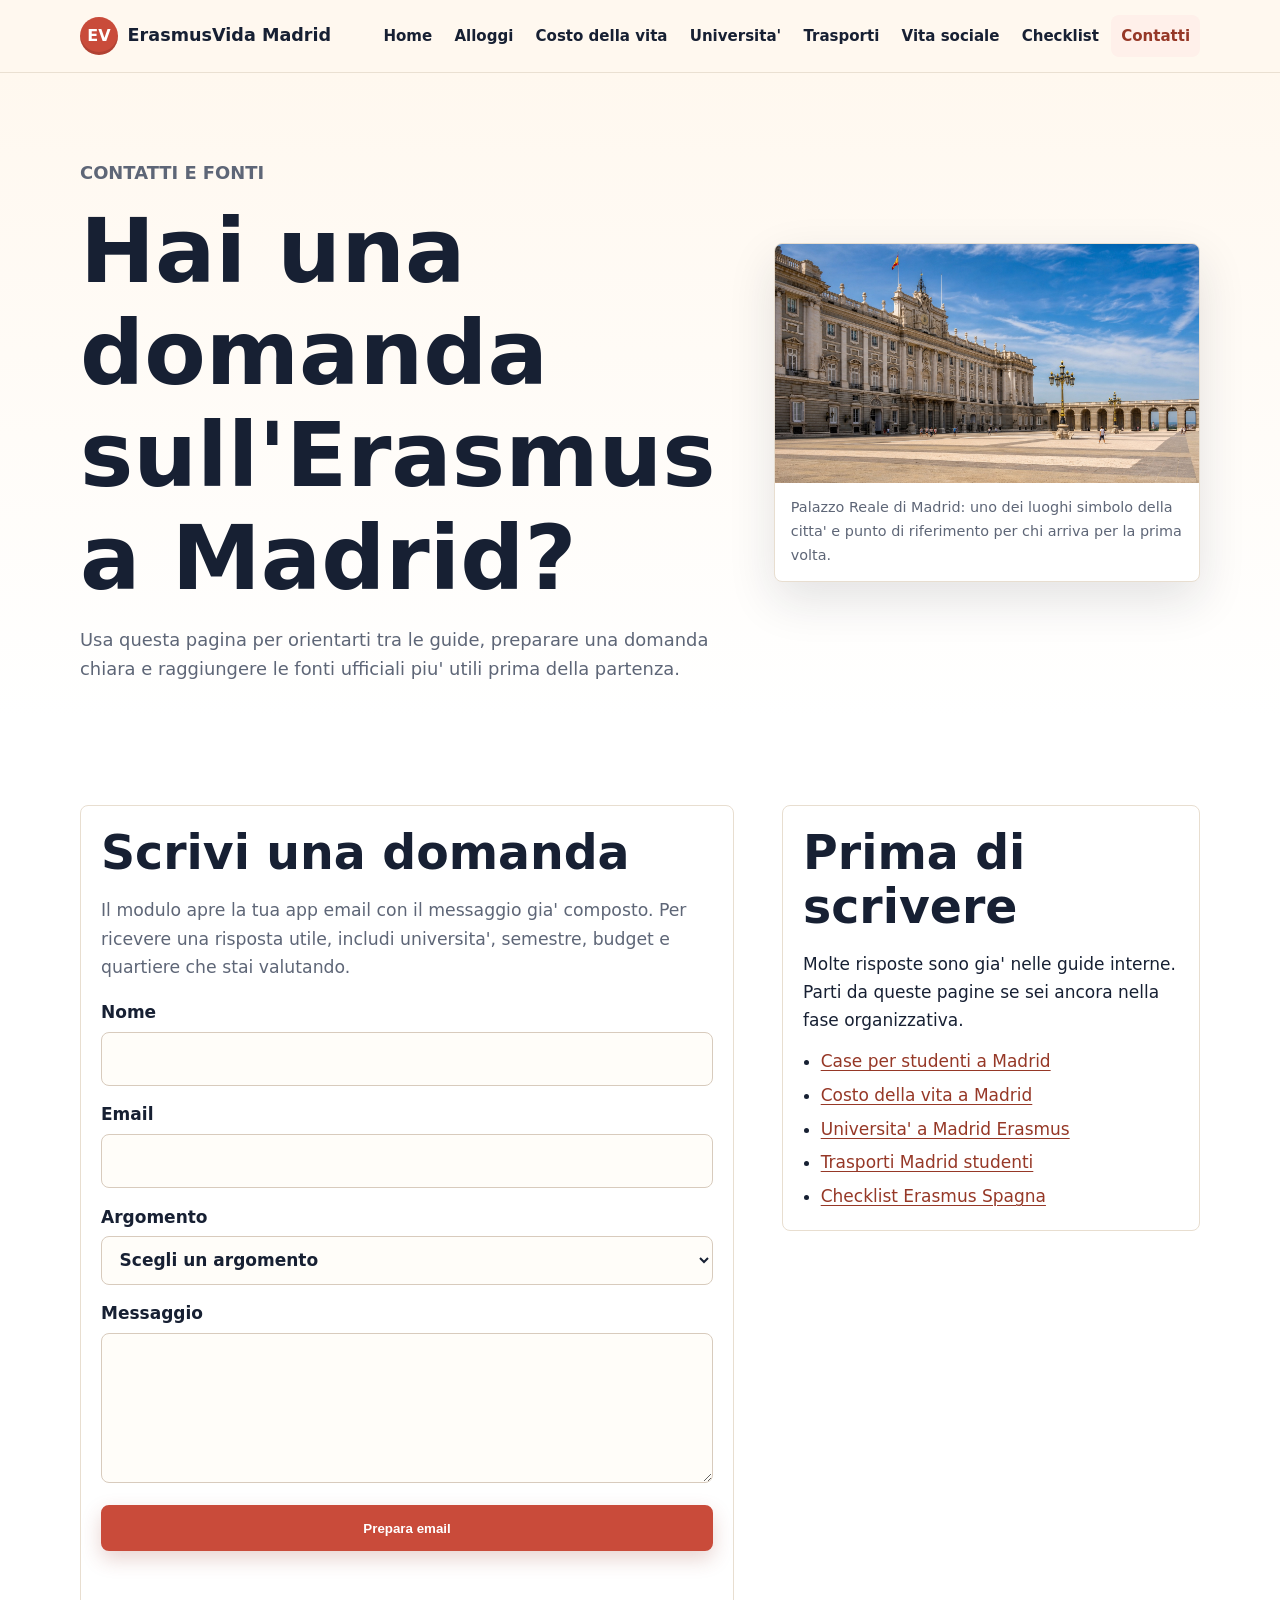
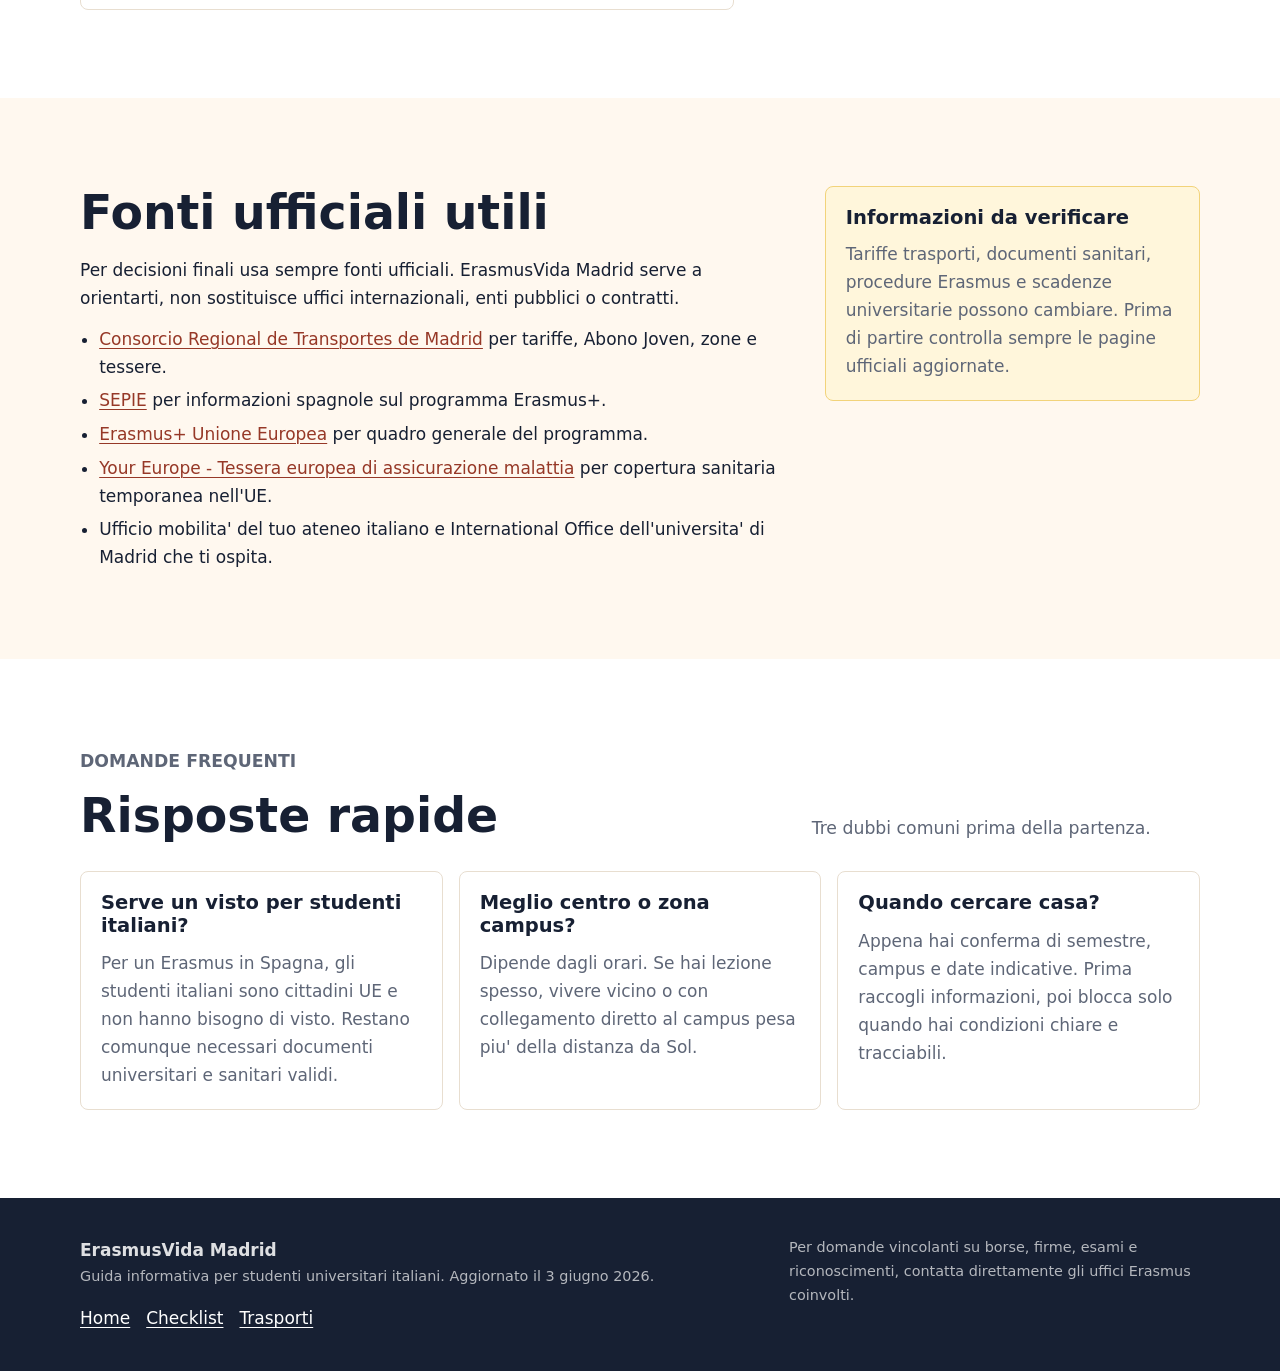
<file: contatti.html>
<!doctype html>
<html lang="it">
  <head>
    <meta charset="utf-8">
    <meta name="viewport" content="width=device-width, initial-scale=1">
    <title>Contatti ErasmusVida Madrid | Domande e fonti utili</title>
    <meta name="description" content="Contatti e fonti utili per studenti italiani che stanno organizzando un Erasmus a Madrid: domande, link ufficiali e orientamento tra le guide del sito.">
    <meta name="robots" content="index, follow">
    <meta property="og:title" content="Contatti ErasmusVida Madrid">
    <meta property="og:description" content="Invia una domanda e consulta le fonti utili per organizzare un Erasmus a Madrid.">
    <meta property="og:type" content="article">
    <meta property="og:image" content="assets/images/palazzo-reale-madrid-contatti.jpg">
    <link rel="stylesheet" href="assets/css/styles.css">
  </head>
  <body>
    <a class="skip-link" href="#contenuto">Vai al contenuto</a>
    <header class="site-header">
      <div class="container header-inner">
        <a class="brand" href="index.html" aria-label="ErasmusVida Madrid home"><span class="brand-mark">EV</span><span>ErasmusVida Madrid</span></a>
        <button class="nav-toggle" type="button" data-nav-toggle aria-label="Apri menu" aria-expanded="false"></button>
        <nav class="site-nav" data-site-nav aria-label="Navigazione principale">
          <ul>
            <li><a href="index.html">Home</a></li>
            <li><a href="alloggi.html">Alloggi</a></li>
            <li><a href="costo-della-vita.html">Costo della vita</a></li>
            <li><a href="universita.html">Universita'</a></li>
            <li><a href="trasporti.html">Trasporti</a></li>
            <li><a href="vita-sociale.html">Vita sociale</a></li>
            <li><a href="checklist-erasmus.html">Checklist</a></li>
            <li><a href="contatti.html" aria-current="page">Contatti</a></li>
          </ul>
        </nav>
      </div>
    </header>

    <main id="contenuto">
      <section class="page-hero">
        <div class="container page-hero-grid">
          <div>
            <p class="eyebrow">Contatti e fonti</p>
            <h1>Hai una domanda sull'Erasmus a Madrid?</h1>
            <p>Usa questa pagina per orientarti tra le guide, preparare una domanda chiara e raggiungere le fonti ufficiali piu' utili prima della partenza.</p>
          </div>
          <figure class="media-card">
            <img src="assets/images/palazzo-reale-madrid-contatti.jpg" width="1672" height="941" alt="Palazzo Reale di Madrid visto dalla piazza in una giornata di sole">
            <figcaption>Palazzo Reale di Madrid: uno dei luoghi simbolo della citta' e punto di riferimento per chi arriva per la prima volta.</figcaption>
          </figure>
        </div>
      </section>

      <section class="section">
        <div class="container contact-layout">
          <div class="contact-panel">
            <h2>Scrivi una domanda</h2>
            <p class="lead">Il modulo apre la tua app email con il messaggio gia' composto. Per ricevere una risposta utile, includi universita', semestre, budget e quartiere che stai valutando.</p>
            <form class="form-grid" data-contact-form>
              <label>
                Nome
                <input name="nome" autocomplete="name" required>
              </label>
              <label>
                Email
                <input name="email" type="email" autocomplete="email" required>
              </label>
              <label>
                Argomento
                <select name="argomento" required>
                  <option value="">Scegli un argomento</option>
                  <option>Alloggi</option>
                  <option>Budget</option>
                  <option>Universita'</option>
                  <option>Trasporti</option>
                  <option>Vita sociale</option>
                  <option>Checklist documenti</option>
                </select>
              </label>
              <label>
                Messaggio
                <textarea name="messaggio" required></textarea>
              </label>
              <button class="btn" type="submit">Prepara email</button>
              <p class="form-status" data-form-status aria-live="polite"></p>
            </form>
          </div>

          <aside class="contact-panel">
            <h2>Prima di scrivere</h2>
            <p>Molte risposte sono gia' nelle guide interne. Parti da queste pagine se sei ancora nella fase organizzativa.</p>
            <ul class="source-list">
              <li><a href="alloggi.html">Case per studenti a Madrid</a></li>
              <li><a href="costo-della-vita.html">Costo della vita a Madrid</a></li>
              <li><a href="universita.html">Universita' a Madrid Erasmus</a></li>
              <li><a href="trasporti.html">Trasporti Madrid studenti</a></li>
              <li><a href="checklist-erasmus.html">Checklist Erasmus Spagna</a></li>
            </ul>
          </aside>
        </div>
      </section>

      <section class="section alt">
        <div class="container split">
          <div class="content-block">
            <h2>Fonti ufficiali utili</h2>
            <p>Per decisioni finali usa sempre fonti ufficiali. ErasmusVida Madrid serve a orientarti, non sostituisce uffici internazionali, enti pubblici o contratti.</p>
            <ul class="source-list">
              <li><a href="https://www.crtm.es/" target="_blank" rel="noopener">Consorcio Regional de Transportes de Madrid</a> per tariffe, Abono Joven, zone e tessere.</li>
              <li><a href="https://sepie.es/" target="_blank" rel="noopener">SEPIE</a> per informazioni spagnole sul programma Erasmus+.</li>
              <li><a href="https://erasmus-plus.ec.europa.eu/" target="_blank" rel="noopener">Erasmus+ Unione Europea</a> per quadro generale del programma.</li>
              <li><a href="https://europa.eu/youreurope/citizens/health/unplanned-healthcare/ehic/index_it.htm" target="_blank" rel="noopener">Your Europe - Tessera europea di assicurazione malattia</a> per copertura sanitaria temporanea nell'UE.</li>
              <li>Ufficio mobilita' del tuo ateneo italiano e International Office dell'universita' di Madrid che ti ospita.</li>
            </ul>
          </div>
          <aside class="callout warning">
            <h3>Informazioni da verificare</h3>
            <p>Tariffe trasporti, documenti sanitari, procedure Erasmus e scadenze universitarie possono cambiare. Prima di partire controlla sempre le pagine ufficiali aggiornate.</p>
          </aside>
        </div>
      </section>

      <section class="section">
        <div class="container">
          <div class="section-header">
            <div>
              <p class="eyebrow">Domande frequenti</p>
              <h2>Risposte rapide</h2>
            </div>
            <p>Tre dubbi comuni prima della partenza.</p>
          </div>
          <div class="grid grid-3">
            <article class="card">
              <h3>Serve un visto per studenti italiani?</h3>
              <p>Per un Erasmus in Spagna, gli studenti italiani sono cittadini UE e non hanno bisogno di visto. Restano comunque necessari documenti universitari e sanitari validi.</p>
            </article>
            <article class="card">
              <h3>Meglio centro o zona campus?</h3>
              <p>Dipende dagli orari. Se hai lezione spesso, vivere vicino o con collegamento diretto al campus pesa piu' della distanza da Sol.</p>
            </article>
            <article class="card">
              <h3>Quando cercare casa?</h3>
              <p>Appena hai conferma di semestre, campus e date indicative. Prima raccogli informazioni, poi blocca solo quando hai condizioni chiare e tracciabili.</p>
            </article>
          </div>
        </div>
      </section>
    </main>

    <footer class="site-footer">
      <div class="container footer-grid">
        <div>
          <strong>ErasmusVida Madrid</strong>
          <p class="footer-small">Guida informativa per studenti universitari italiani. Aggiornato il 3 giugno 2026.</p>
          <ul class="footer-links">
            <li><a href="index.html">Home</a></li>
            <li><a href="checklist-erasmus.html">Checklist</a></li>
            <li><a href="trasporti.html">Trasporti</a></li>
          </ul>
        </div>
        <p class="footer-small">Per domande vincolanti su borse, firme, esami e riconoscimenti, contatta direttamente gli uffici Erasmus coinvolti.</p>
      </div>
    </footer>
    <script src="assets/js/main.js"></script>
  </body>
</html>
</file>
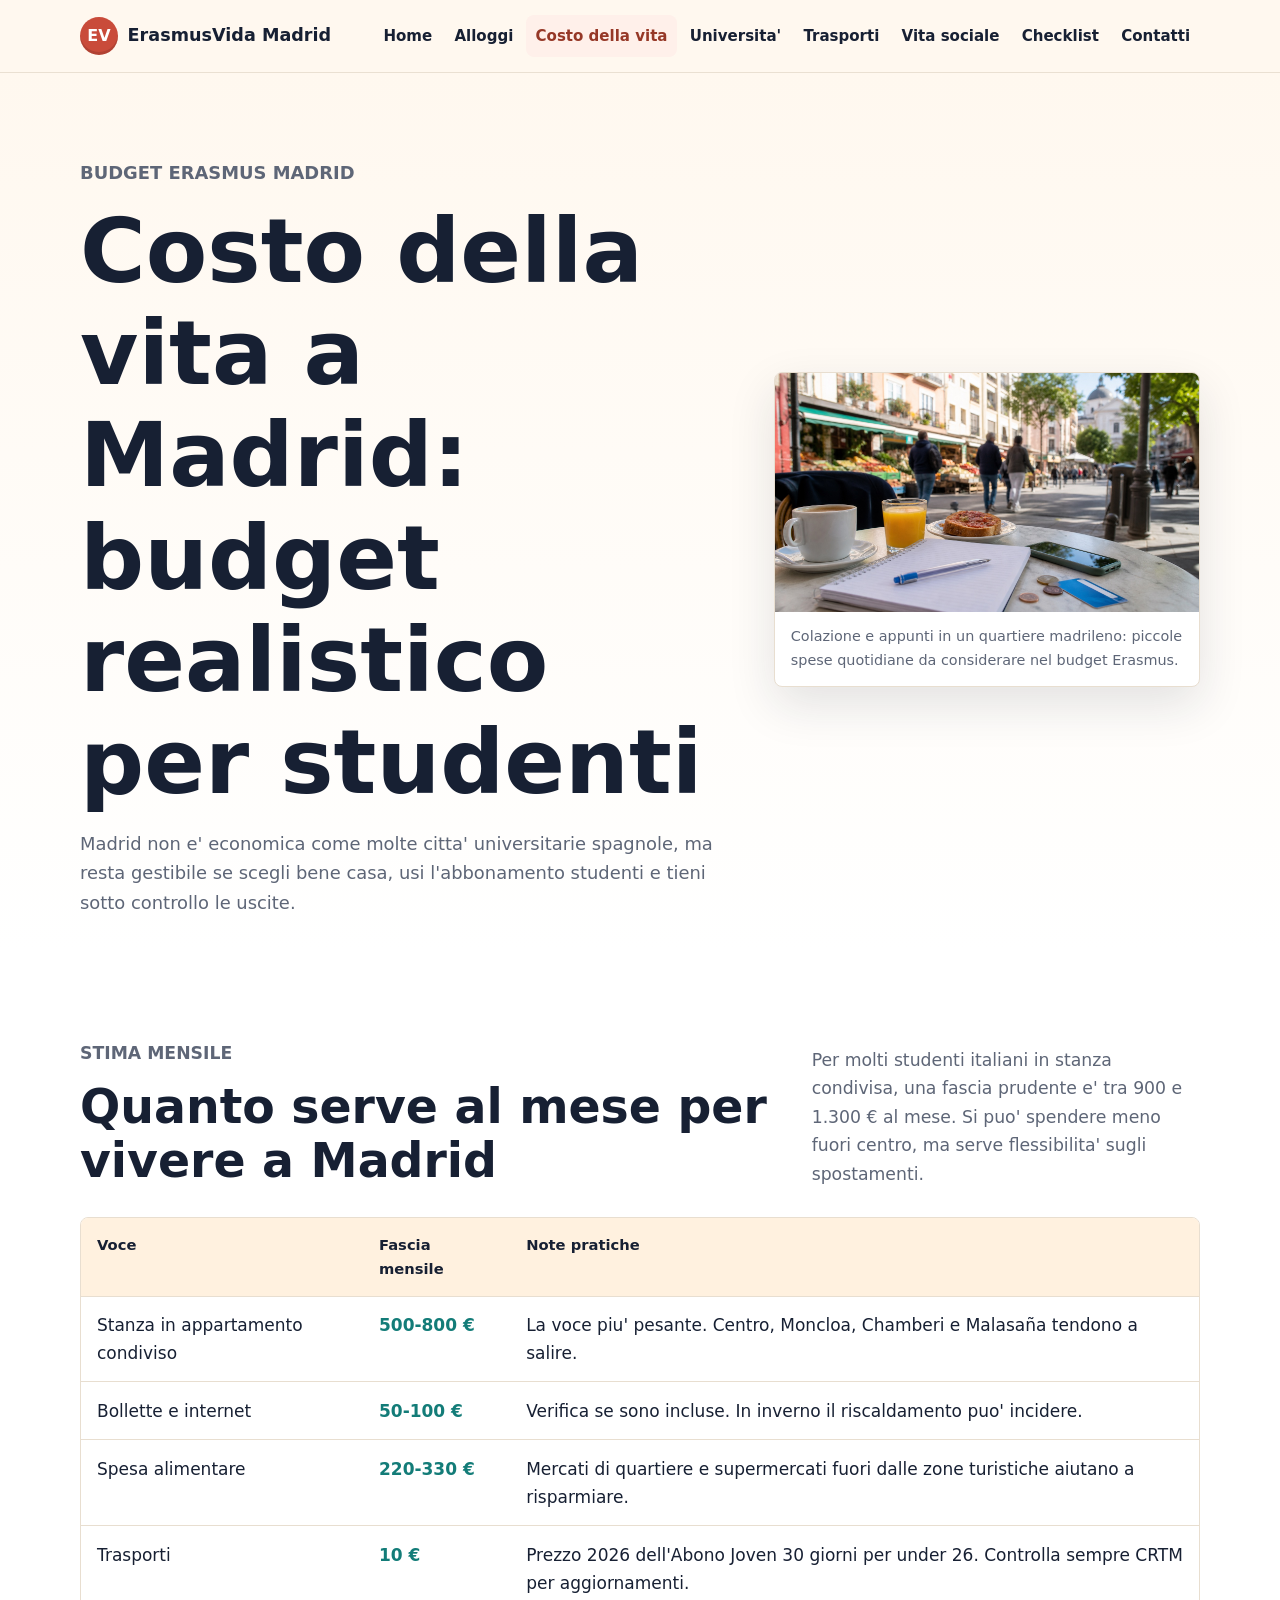
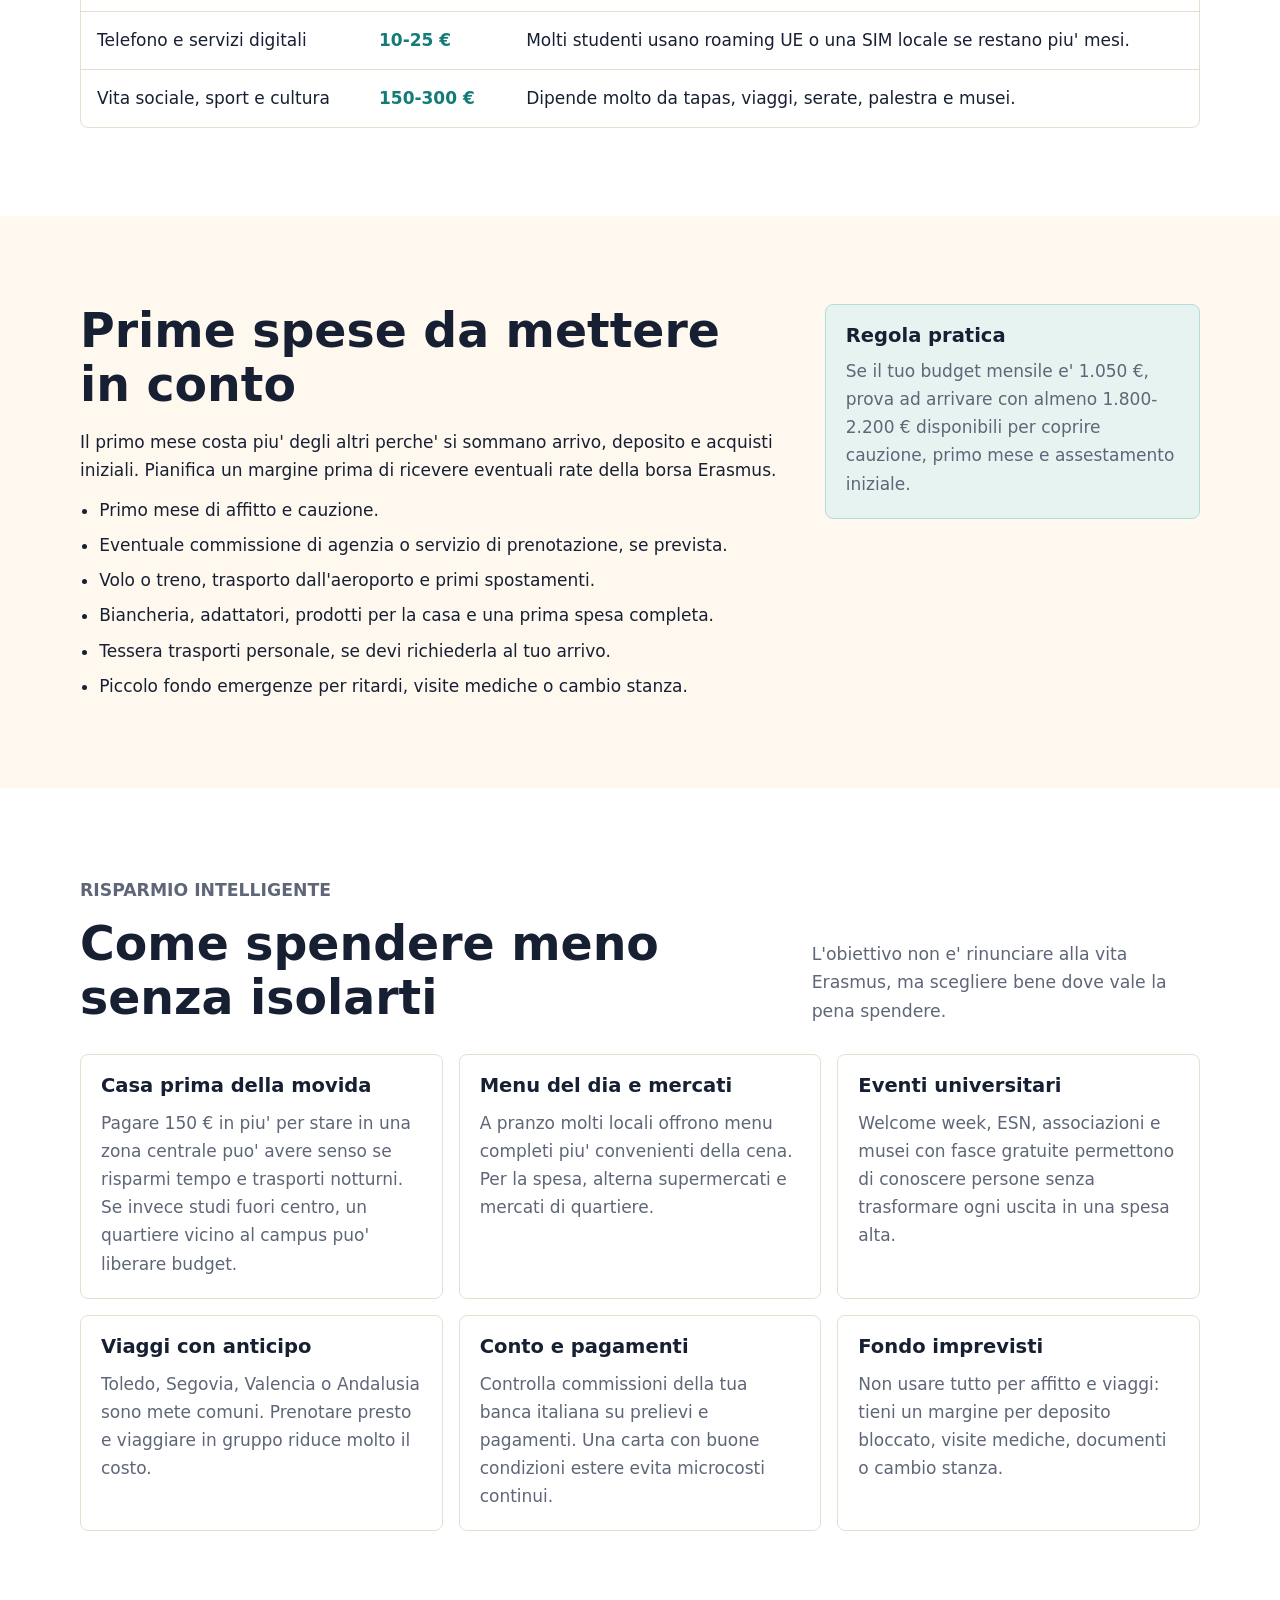
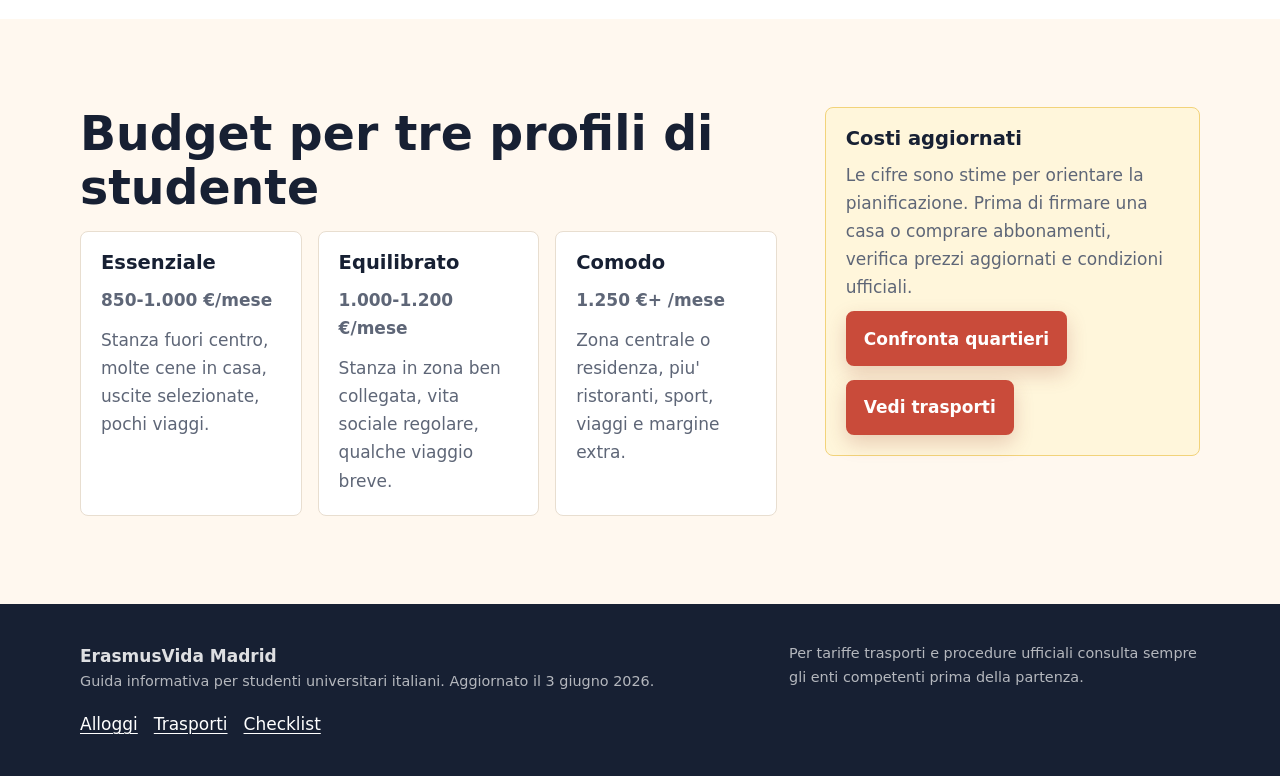
<file: costo-della-vita.html>
<!doctype html>
<html lang="it">
  <head>
    <meta charset="utf-8">
    <meta name="viewport" content="width=device-width, initial-scale=1">
    <title>Costo della vita a Madrid per studenti Erasmus</title>
    <meta name="description" content="Budget realistico per studenti italiani in Erasmus a Madrid: affitto, spesa, trasporti, telefono, vita sociale e prime spese di arrivo.">
    <meta name="robots" content="index, follow">
    <meta property="og:title" content="Costo della vita a Madrid">
    <meta property="og:description" content="Quanto spendere ogni mese durante un Erasmus a Madrid, con fasce pratiche per studenti.">
    <meta property="og:type" content="article">
    <meta property="og:image" content="assets/images/costo-vita-studenti-madrid.jpg">
    <link rel="stylesheet" href="assets/css/styles.css">
  </head>
  <body>
    <a class="skip-link" href="#contenuto">Vai al contenuto</a>
    <header class="site-header">
      <div class="container header-inner">
        <a class="brand" href="index.html" aria-label="ErasmusVida Madrid home"><span class="brand-mark">EV</span><span>ErasmusVida Madrid</span></a>
        <button class="nav-toggle" type="button" data-nav-toggle aria-label="Apri menu" aria-expanded="false"></button>
        <nav class="site-nav" data-site-nav aria-label="Navigazione principale">
          <ul>
            <li><a href="index.html">Home</a></li>
            <li><a href="alloggi.html">Alloggi</a></li>
            <li><a href="costo-della-vita.html" aria-current="page">Costo della vita</a></li>
            <li><a href="universita.html">Universita'</a></li>
            <li><a href="trasporti.html">Trasporti</a></li>
            <li><a href="vita-sociale.html">Vita sociale</a></li>
            <li><a href="checklist-erasmus.html">Checklist</a></li>
            <li><a href="contatti.html">Contatti</a></li>
          </ul>
        </nav>
      </div>
    </header>

    <main id="contenuto">
      <section class="page-hero">
        <div class="container page-hero-grid">
          <div>
            <p class="eyebrow">Budget Erasmus Madrid</p>
            <h1>Costo della vita a Madrid: budget realistico per studenti</h1>
            <p>Madrid non e' economica come molte citta' universitarie spagnole, ma resta gestibile se scegli bene casa, usi l'abbonamento studenti e tieni sotto controllo le uscite.</p>
          </div>
          <figure class="media-card">
            <img src="assets/images/costo-vita-studenti-madrid.jpg" width="1672" height="941" alt="Tavolino di un bar a Madrid con colazione, quaderno, monete e tessera trasporti">
            <figcaption>Colazione e appunti in un quartiere madrileno: piccole spese quotidiane da considerare nel budget Erasmus.</figcaption>
          </figure>
        </div>
      </section>

      <section class="section">
        <div class="container">
          <div class="section-header">
            <div>
              <p class="eyebrow">Stima mensile</p>
              <h2>Quanto serve al mese per vivere a Madrid</h2>
            </div>
            <p>Per molti studenti italiani in stanza condivisa, una fascia prudente e' tra 900 e 1.300 &euro; al mese. Si puo' spendere meno fuori centro, ma serve flessibilita' sugli spostamenti.</p>
          </div>
          <div class="table-scroll">
            <table>
              <thead>
                <tr>
                  <th>Voce</th>
                  <th>Fascia mensile</th>
                  <th>Note pratiche</th>
                </tr>
              </thead>
              <tbody>
                <tr>
                  <td>Stanza in appartamento condiviso</td>
                  <td class="price">500-800 &euro;</td>
                  <td>La voce piu' pesante. Centro, Moncloa, Chamberi e Malasa&ntilde;a tendono a salire.</td>
                </tr>
                <tr>
                  <td>Bollette e internet</td>
                  <td class="price">50-100 &euro;</td>
                  <td>Verifica se sono incluse. In inverno il riscaldamento puo' incidere.</td>
                </tr>
                <tr>
                  <td>Spesa alimentare</td>
                  <td class="price">220-330 &euro;</td>
                  <td>Mercati di quartiere e supermercati fuori dalle zone turistiche aiutano a risparmiare.</td>
                </tr>
                <tr>
                  <td>Trasporti</td>
                  <td class="price">10 &euro;</td>
                  <td>Prezzo 2026 dell'Abono Joven 30 giorni per under 26. Controlla sempre CRTM per aggiornamenti.</td>
                </tr>
                <tr>
                  <td>Telefono e servizi digitali</td>
                  <td class="price">10-25 &euro;</td>
                  <td>Molti studenti usano roaming UE o una SIM locale se restano piu' mesi.</td>
                </tr>
                <tr>
                  <td>Vita sociale, sport e cultura</td>
                  <td class="price">150-300 &euro;</td>
                  <td>Dipende molto da tapas, viaggi, serate, palestra e musei.</td>
                </tr>
              </tbody>
            </table>
          </div>
        </div>
      </section>

      <section class="section alt">
        <div class="container split">
          <div class="content-block">
            <h2>Prime spese da mettere in conto</h2>
            <p>Il primo mese costa piu' degli altri perche' si sommano arrivo, deposito e acquisti iniziali. Pianifica un margine prima di ricevere eventuali rate della borsa Erasmus.</p>
            <ul>
              <li>Primo mese di affitto e cauzione.</li>
              <li>Eventuale commissione di agenzia o servizio di prenotazione, se prevista.</li>
              <li>Volo o treno, trasporto dall'aeroporto e primi spostamenti.</li>
              <li>Biancheria, adattatori, prodotti per la casa e una prima spesa completa.</li>
              <li>Tessera trasporti personale, se devi richiederla al tuo arrivo.</li>
              <li>Piccolo fondo emergenze per ritardi, visite mediche o cambio stanza.</li>
            </ul>
          </div>
          <aside class="callout">
            <h3>Regola pratica</h3>
            <p>Se il tuo budget mensile e' 1.050 &euro;, prova ad arrivare con almeno 1.800-2.200 &euro; disponibili per coprire cauzione, primo mese e assestamento iniziale.</p>
          </aside>
        </div>
      </section>

      <section class="section" aria-labelledby="risparmiare">
        <div class="container">
          <div class="section-header">
            <div>
              <p class="eyebrow">Risparmio intelligente</p>
              <h2 id="risparmiare">Come spendere meno senza isolarti</h2>
            </div>
            <p>L'obiettivo non e' rinunciare alla vita Erasmus, ma scegliere bene dove vale la pena spendere.</p>
          </div>
          <div class="grid grid-3">
            <article class="card">
              <h3>Casa prima della movida</h3>
              <p>Pagare 150 &euro; in piu' per stare in una zona centrale puo' avere senso se risparmi tempo e trasporti notturni. Se invece studi fuori centro, un quartiere vicino al campus puo' liberare budget.</p>
            </article>
            <article class="card">
              <h3>Menu del dia e mercati</h3>
              <p>A pranzo molti locali offrono menu completi piu' convenienti della cena. Per la spesa, alterna supermercati e mercati di quartiere.</p>
            </article>
            <article class="card">
              <h3>Eventi universitari</h3>
              <p>Welcome week, ESN, associazioni e musei con fasce gratuite permettono di conoscere persone senza trasformare ogni uscita in una spesa alta.</p>
            </article>
            <article class="card">
              <h3>Viaggi con anticipo</h3>
              <p>Toledo, Segovia, Valencia o Andalusia sono mete comuni. Prenotare presto e viaggiare in gruppo riduce molto il costo.</p>
            </article>
            <article class="card">
              <h3>Conto e pagamenti</h3>
              <p>Controlla commissioni della tua banca italiana su prelievi e pagamenti. Una carta con buone condizioni estere evita microcosti continui.</p>
            </article>
            <article class="card">
              <h3>Fondo imprevisti</h3>
              <p>Non usare tutto per affitto e viaggi: tieni un margine per deposito bloccato, visite mediche, documenti o cambio stanza.</p>
            </article>
          </div>
        </div>
      </section>

      <section class="section alt">
        <div class="container split">
          <div class="content-block">
            <h2>Budget per tre profili di studente</h2>
            <div class="grid grid-3">
              <article class="card">
                <h3>Essenziale</h3>
                <p><strong>850-1.000 &euro;/mese</strong></p>
                <p>Stanza fuori centro, molte cene in casa, uscite selezionate, pochi viaggi.</p>
              </article>
              <article class="card">
                <h3>Equilibrato</h3>
                <p><strong>1.000-1.200 &euro;/mese</strong></p>
                <p>Stanza in zona ben collegata, vita sociale regolare, qualche viaggio breve.</p>
              </article>
              <article class="card">
                <h3>Comodo</h3>
                <p><strong>1.250 &euro;+ /mese</strong></p>
                <p>Zona centrale o residenza, piu' ristoranti, sport, viaggi e margine extra.</p>
              </article>
            </div>
          </div>
          <aside class="callout warning">
            <h3>Costi aggiornati</h3>
            <p>Le cifre sono stime per orientare la pianificazione. Prima di firmare una casa o comprare abbonamenti, verifica prezzi aggiornati e condizioni ufficiali.</p>
            <div class="section-actions">
              <a class="btn" href="alloggi.html">Confronta quartieri</a>
              <a class="btn" href="trasporti.html">Vedi trasporti</a>
            </div>
          </aside>
        </div>
      </section>
    </main>

    <footer class="site-footer">
      <div class="container footer-grid">
        <div>
          <strong>ErasmusVida Madrid</strong>
          <p class="footer-small">Guida informativa per studenti universitari italiani. Aggiornato il 3 giugno 2026.</p>
          <ul class="footer-links">
            <li><a href="alloggi.html">Alloggi</a></li>
            <li><a href="trasporti.html">Trasporti</a></li>
            <li><a href="checklist-erasmus.html">Checklist</a></li>
          </ul>
        </div>
        <p class="footer-small">Per tariffe trasporti e procedure ufficiali consulta sempre gli enti competenti prima della partenza.</p>
      </div>
    </footer>
    <script src="assets/js/main.js"></script>
  </body>
</html>
</file>
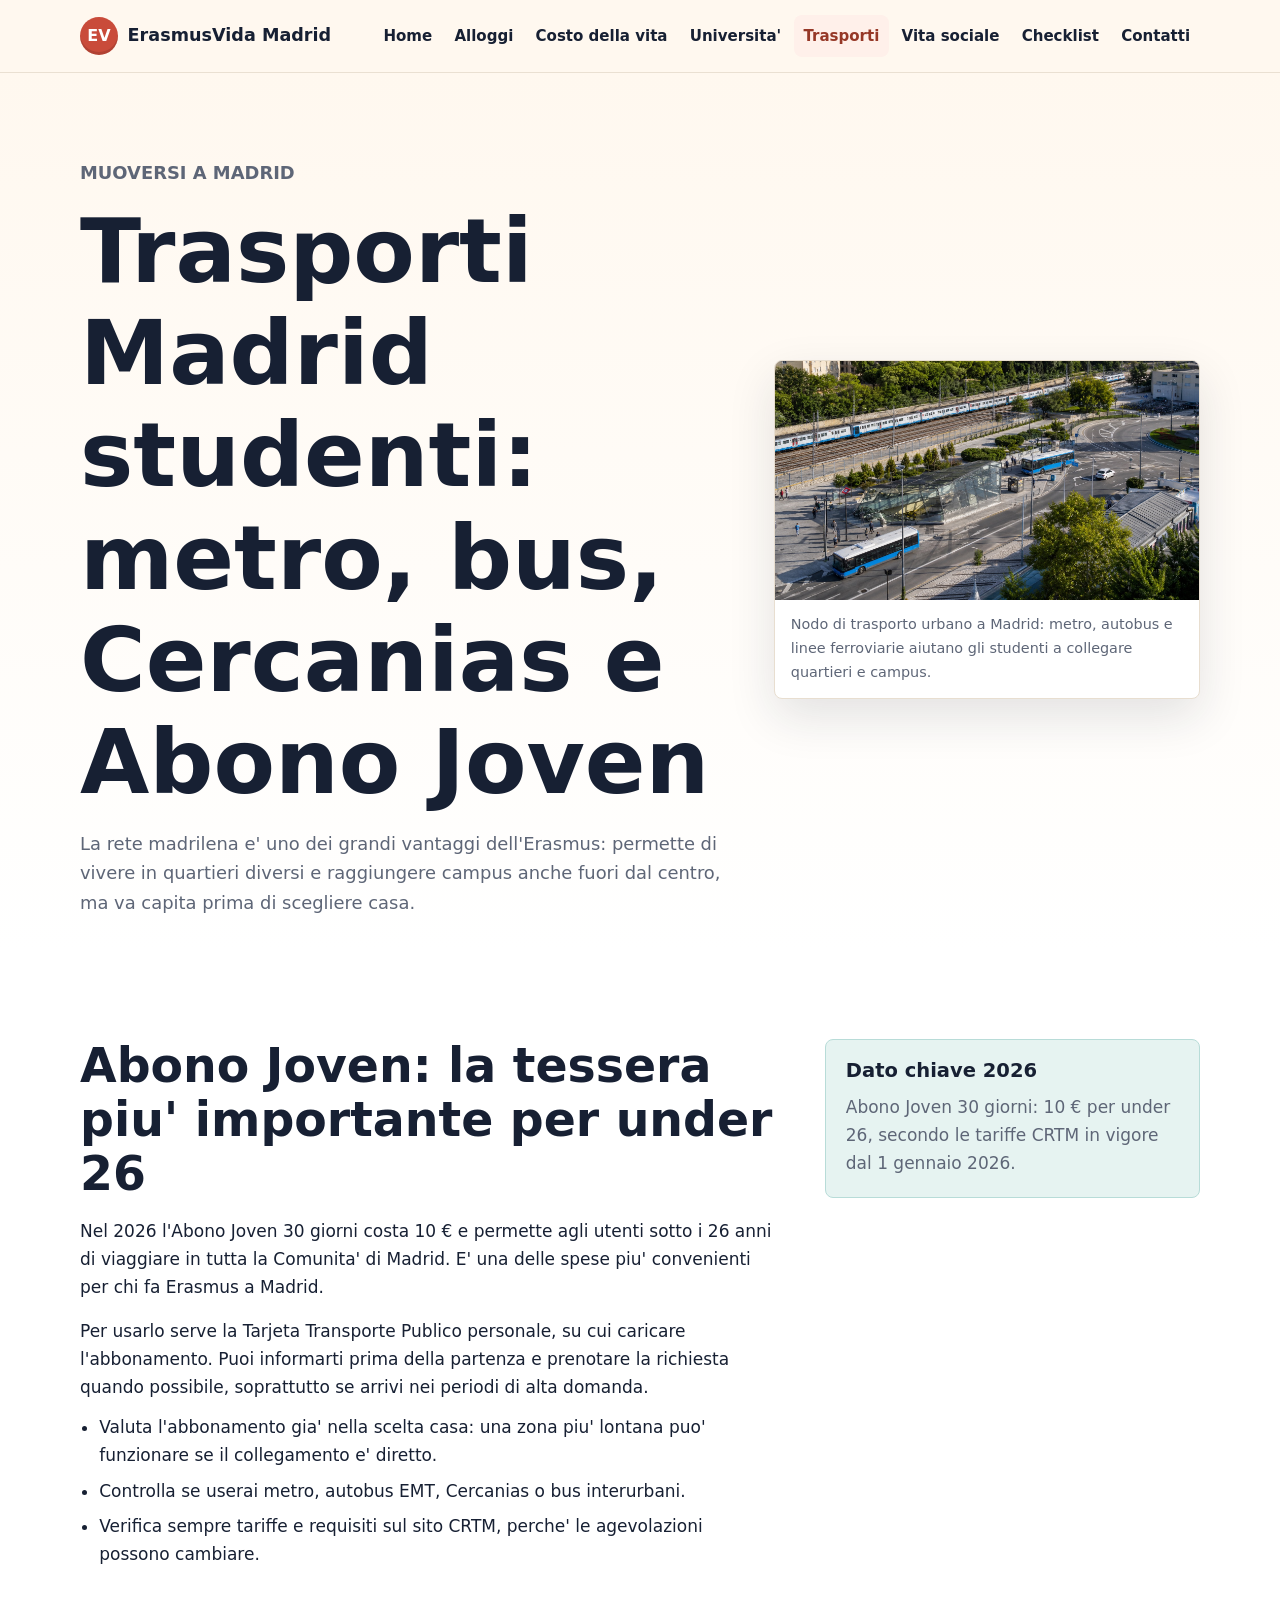
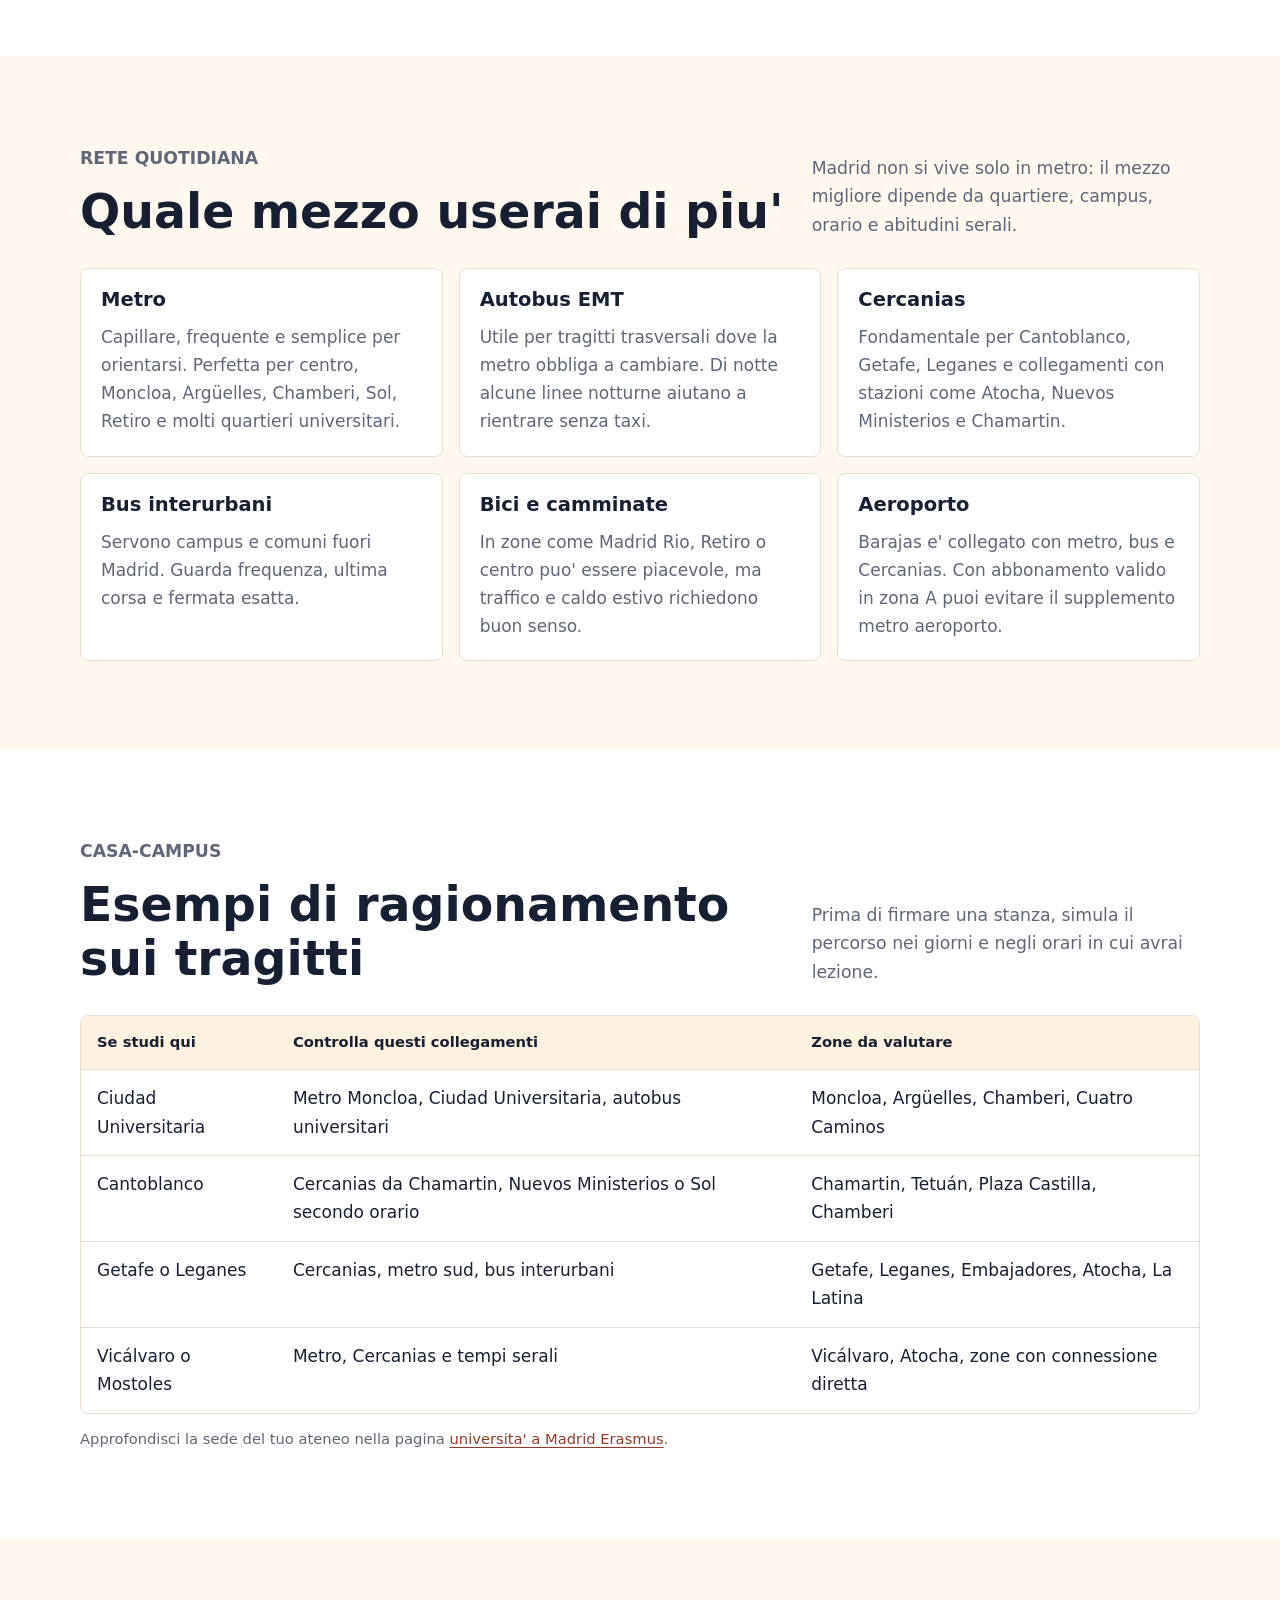
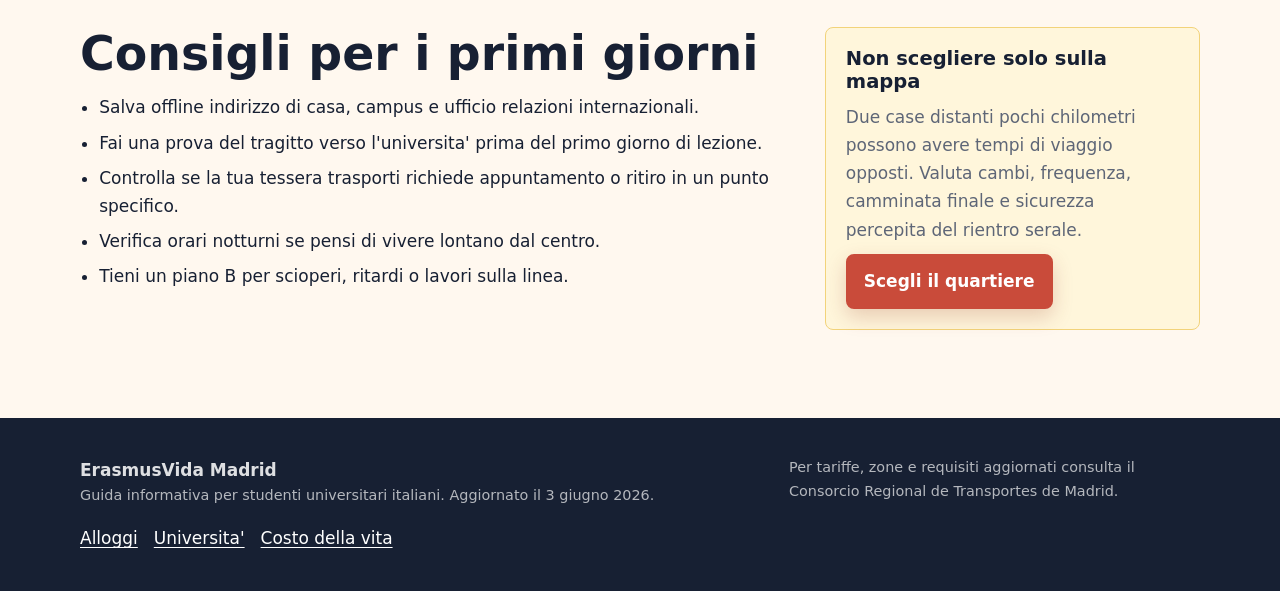
<file: trasporti.html>
<!doctype html>
<html lang="it">
  <head>
    <meta charset="utf-8">
    <meta name="viewport" content="width=device-width, initial-scale=1">
    <title>Trasporti Madrid studenti | Metro, Abono Joven e campus</title>
    <meta name="description" content="Guida ai trasporti di Madrid per studenti Erasmus: metro, autobus, Cercanias, Abono Joven, aeroporto, bici e collegamenti con i campus universitari.">
    <meta name="robots" content="index, follow">
    <meta property="og:title" content="Trasporti Madrid studenti">
    <meta property="og:description" content="Come muoversi a Madrid durante l'Erasmus, dall'Abono Joven ai collegamenti con i campus.">
    <meta property="og:type" content="article">
    <meta property="og:image" content="assets/images/trasporti-madrid-studenti.jpg">
    <link rel="stylesheet" href="assets/css/styles.css">
  </head>
  <body>
    <a class="skip-link" href="#contenuto">Vai al contenuto</a>
    <header class="site-header">
      <div class="container header-inner">
        <a class="brand" href="index.html" aria-label="ErasmusVida Madrid home"><span class="brand-mark">EV</span><span>ErasmusVida Madrid</span></a>
        <button class="nav-toggle" type="button" data-nav-toggle aria-label="Apri menu" aria-expanded="false"></button>
        <nav class="site-nav" data-site-nav aria-label="Navigazione principale">
          <ul>
            <li><a href="index.html">Home</a></li>
            <li><a href="alloggi.html">Alloggi</a></li>
            <li><a href="costo-della-vita.html">Costo della vita</a></li>
            <li><a href="universita.html">Universita'</a></li>
            <li><a href="trasporti.html" aria-current="page">Trasporti</a></li>
            <li><a href="vita-sociale.html">Vita sociale</a></li>
            <li><a href="checklist-erasmus.html">Checklist</a></li>
            <li><a href="contatti.html">Contatti</a></li>
          </ul>
        </nav>
      </div>
    </header>

    <main id="contenuto">
      <section class="page-hero">
        <div class="container page-hero-grid">
          <div>
            <p class="eyebrow">Muoversi a Madrid</p>
            <h1>Trasporti Madrid studenti: metro, bus, Cercanias e Abono Joven</h1>
            <p>La rete madrilena e' uno dei grandi vantaggi dell'Erasmus: permette di vivere in quartieri diversi e raggiungere campus anche fuori dal centro, ma va capita prima di scegliere casa.</p>
          </div>
          <figure class="media-card">
            <img src="assets/images/trasporti-madrid-studenti.jpg" width="1672" height="941" alt="Vista dall'alto di un nodo di trasporti a Madrid con metro, autobus e treni">
            <figcaption>Nodo di trasporto urbano a Madrid: metro, autobus e linee ferroviarie aiutano gli studenti a collegare quartieri e campus.</figcaption>
          </figure>
        </div>
      </section>

      <section class="section">
        <div class="container split">
          <div class="content-block">
            <h2>Abono Joven: la tessera piu' importante per under 26</h2>
            <p>Nel 2026 l'Abono Joven 30 giorni costa 10 &euro; e permette agli utenti sotto i 26 anni di viaggiare in tutta la Comunita' di Madrid. E' una delle spese piu' convenienti per chi fa Erasmus a Madrid.</p>
            <p>Per usarlo serve la Tarjeta Transporte Publico personale, su cui caricare l'abbonamento. Puoi informarti prima della partenza e prenotare la richiesta quando possibile, soprattutto se arrivi nei periodi di alta domanda.</p>
            <ul>
              <li>Valuta l'abbonamento gia' nella scelta casa: una zona piu' lontana puo' funzionare se il collegamento e' diretto.</li>
              <li>Controlla se userai metro, autobus EMT, Cercanias o bus interurbani.</li>
              <li>Verifica sempre tariffe e requisiti sul sito CRTM, perche' le agevolazioni possono cambiare.</li>
            </ul>
          </div>
          <aside class="callout">
            <h3>Dato chiave 2026</h3>
            <p>Abono Joven 30 giorni: 10 &euro; per under 26, secondo le tariffe CRTM in vigore dal 1 gennaio 2026.</p>
          </aside>
        </div>
      </section>

      <section class="section alt" aria-labelledby="mezzi">
        <div class="container">
          <div class="section-header">
            <div>
              <p class="eyebrow">Rete quotidiana</p>
              <h2 id="mezzi">Quale mezzo userai di piu'</h2>
            </div>
            <p>Madrid non si vive solo in metro: il mezzo migliore dipende da quartiere, campus, orario e abitudini serali.</p>
          </div>
          <div class="grid grid-3">
            <article class="card">
              <h3>Metro</h3>
              <p>Capillare, frequente e semplice per orientarsi. Perfetta per centro, Moncloa, Arg&uuml;elles, Chamberi, Sol, Retiro e molti quartieri universitari.</p>
            </article>
            <article class="card">
              <h3>Autobus EMT</h3>
              <p>Utile per tragitti trasversali dove la metro obbliga a cambiare. Di notte alcune linee notturne aiutano a rientrare senza taxi.</p>
            </article>
            <article class="card">
              <h3>Cercanias</h3>
              <p>Fondamentale per Cantoblanco, Getafe, Leganes e collegamenti con stazioni come Atocha, Nuevos Ministerios e Chamartin.</p>
            </article>
            <article class="card">
              <h3>Bus interurbani</h3>
              <p>Servono campus e comuni fuori Madrid. Guarda frequenza, ultima corsa e fermata esatta.</p>
            </article>
            <article class="card">
              <h3>Bici e camminate</h3>
              <p>In zone come Madrid Rio, Retiro o centro puo' essere piacevole, ma traffico e caldo estivo richiedono buon senso.</p>
            </article>
            <article class="card">
              <h3>Aeroporto</h3>
              <p>Barajas e' collegato con metro, bus e Cercanias. Con abbonamento valido in zona A puoi evitare il supplemento metro aeroporto.</p>
            </article>
          </div>
        </div>
      </section>

      <section class="section" aria-labelledby="tragitti">
        <div class="container">
          <div class="section-header">
            <div>
              <p class="eyebrow">Casa-campus</p>
              <h2 id="tragitti">Esempi di ragionamento sui tragitti</h2>
            </div>
            <p>Prima di firmare una stanza, simula il percorso nei giorni e negli orari in cui avrai lezione.</p>
          </div>
          <div class="table-scroll">
            <table>
              <thead>
                <tr>
                  <th>Se studi qui</th>
                  <th>Controlla questi collegamenti</th>
                  <th>Zone da valutare</th>
                </tr>
              </thead>
              <tbody>
                <tr>
                  <td>Ciudad Universitaria</td>
                  <td>Metro Moncloa, Ciudad Universitaria, autobus universitari</td>
                  <td>Moncloa, Arg&uuml;elles, Chamberi, Cuatro Caminos</td>
                </tr>
                <tr>
                  <td>Cantoblanco</td>
                  <td>Cercanias da Chamartin, Nuevos Ministerios o Sol secondo orario</td>
                  <td>Chamartin, Tetu&aacute;n, Plaza Castilla, Chamberi</td>
                </tr>
                <tr>
                  <td>Getafe o Leganes</td>
                  <td>Cercanias, metro sud, bus interurbani</td>
                  <td>Getafe, Leganes, Embajadores, Atocha, La Latina</td>
                </tr>
                <tr>
                  <td>Vic&aacute;lvaro o Mostoles</td>
                  <td>Metro, Cercanias e tempi serali</td>
                  <td>Vic&aacute;lvaro, Atocha, zone con connessione diretta</td>
                </tr>
              </tbody>
            </table>
          </div>
          <p class="notice">Approfondisci la sede del tuo ateneo nella pagina <a href="universita.html">universita' a Madrid Erasmus</a>.</p>
        </div>
      </section>

      <section class="section alt">
        <div class="container split">
          <div class="content-block">
            <h2>Consigli per i primi giorni</h2>
            <ul>
              <li>Salva offline indirizzo di casa, campus e ufficio relazioni internazionali.</li>
              <li>Fai una prova del tragitto verso l'universita' prima del primo giorno di lezione.</li>
              <li>Controlla se la tua tessera trasporti richiede appuntamento o ritiro in un punto specifico.</li>
              <li>Verifica orari notturni se pensi di vivere lontano dal centro.</li>
              <li>Tieni un piano B per scioperi, ritardi o lavori sulla linea.</li>
            </ul>
          </div>
          <aside class="callout warning">
            <h3>Non scegliere solo sulla mappa</h3>
            <p>Due case distanti pochi chilometri possono avere tempi di viaggio opposti. Valuta cambi, frequenza, camminata finale e sicurezza percepita del rientro serale.</p>
            <div class="section-actions">
              <a class="btn" href="alloggi.html">Scegli il quartiere</a>
            </div>
          </aside>
        </div>
      </section>
    </main>

    <footer class="site-footer">
      <div class="container footer-grid">
        <div>
          <strong>ErasmusVida Madrid</strong>
          <p class="footer-small">Guida informativa per studenti universitari italiani. Aggiornato il 3 giugno 2026.</p>
          <ul class="footer-links">
            <li><a href="alloggi.html">Alloggi</a></li>
            <li><a href="universita.html">Universita'</a></li>
            <li><a href="costo-della-vita.html">Costo della vita</a></li>
          </ul>
        </div>
        <p class="footer-small">Per tariffe, zone e requisiti aggiornati consulta il Consorcio Regional de Transportes de Madrid.</p>
      </div>
    </footer>
    <script src="assets/js/main.js"></script>
  </body>
</html>
</file>
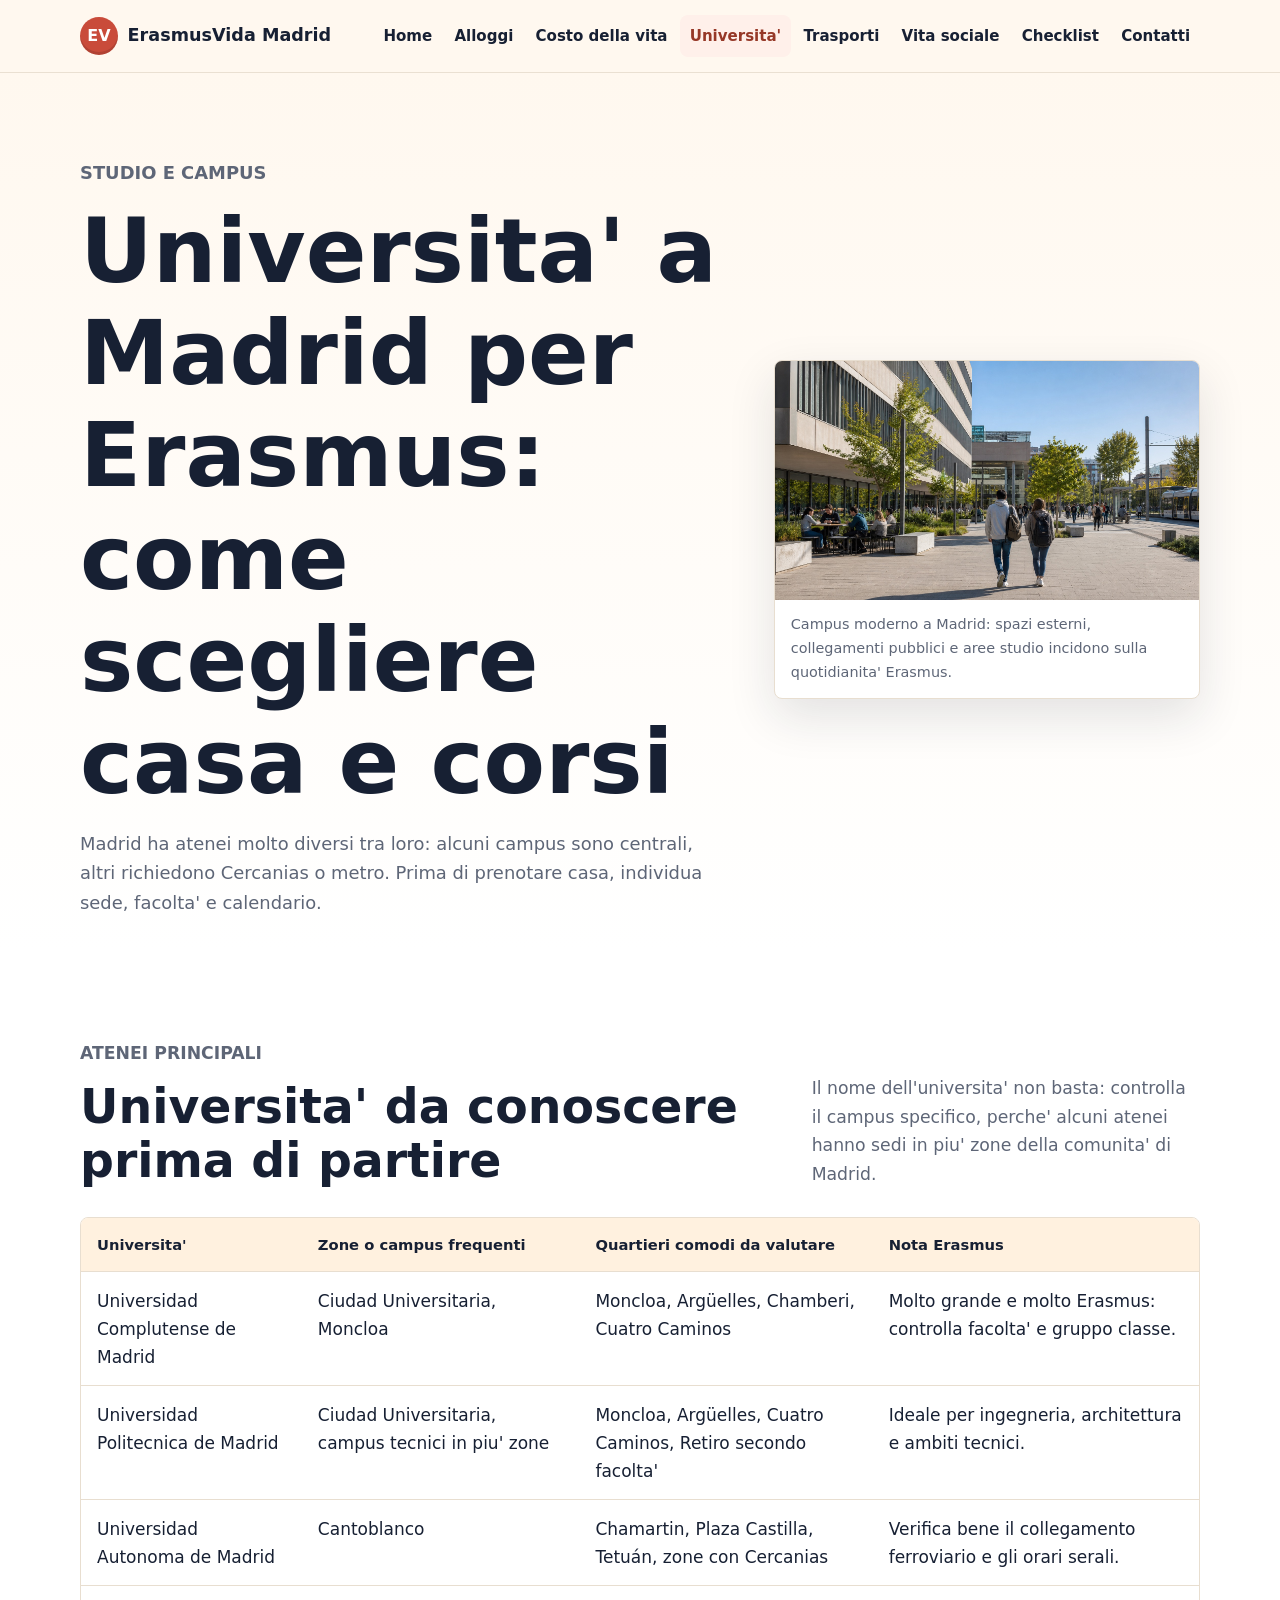
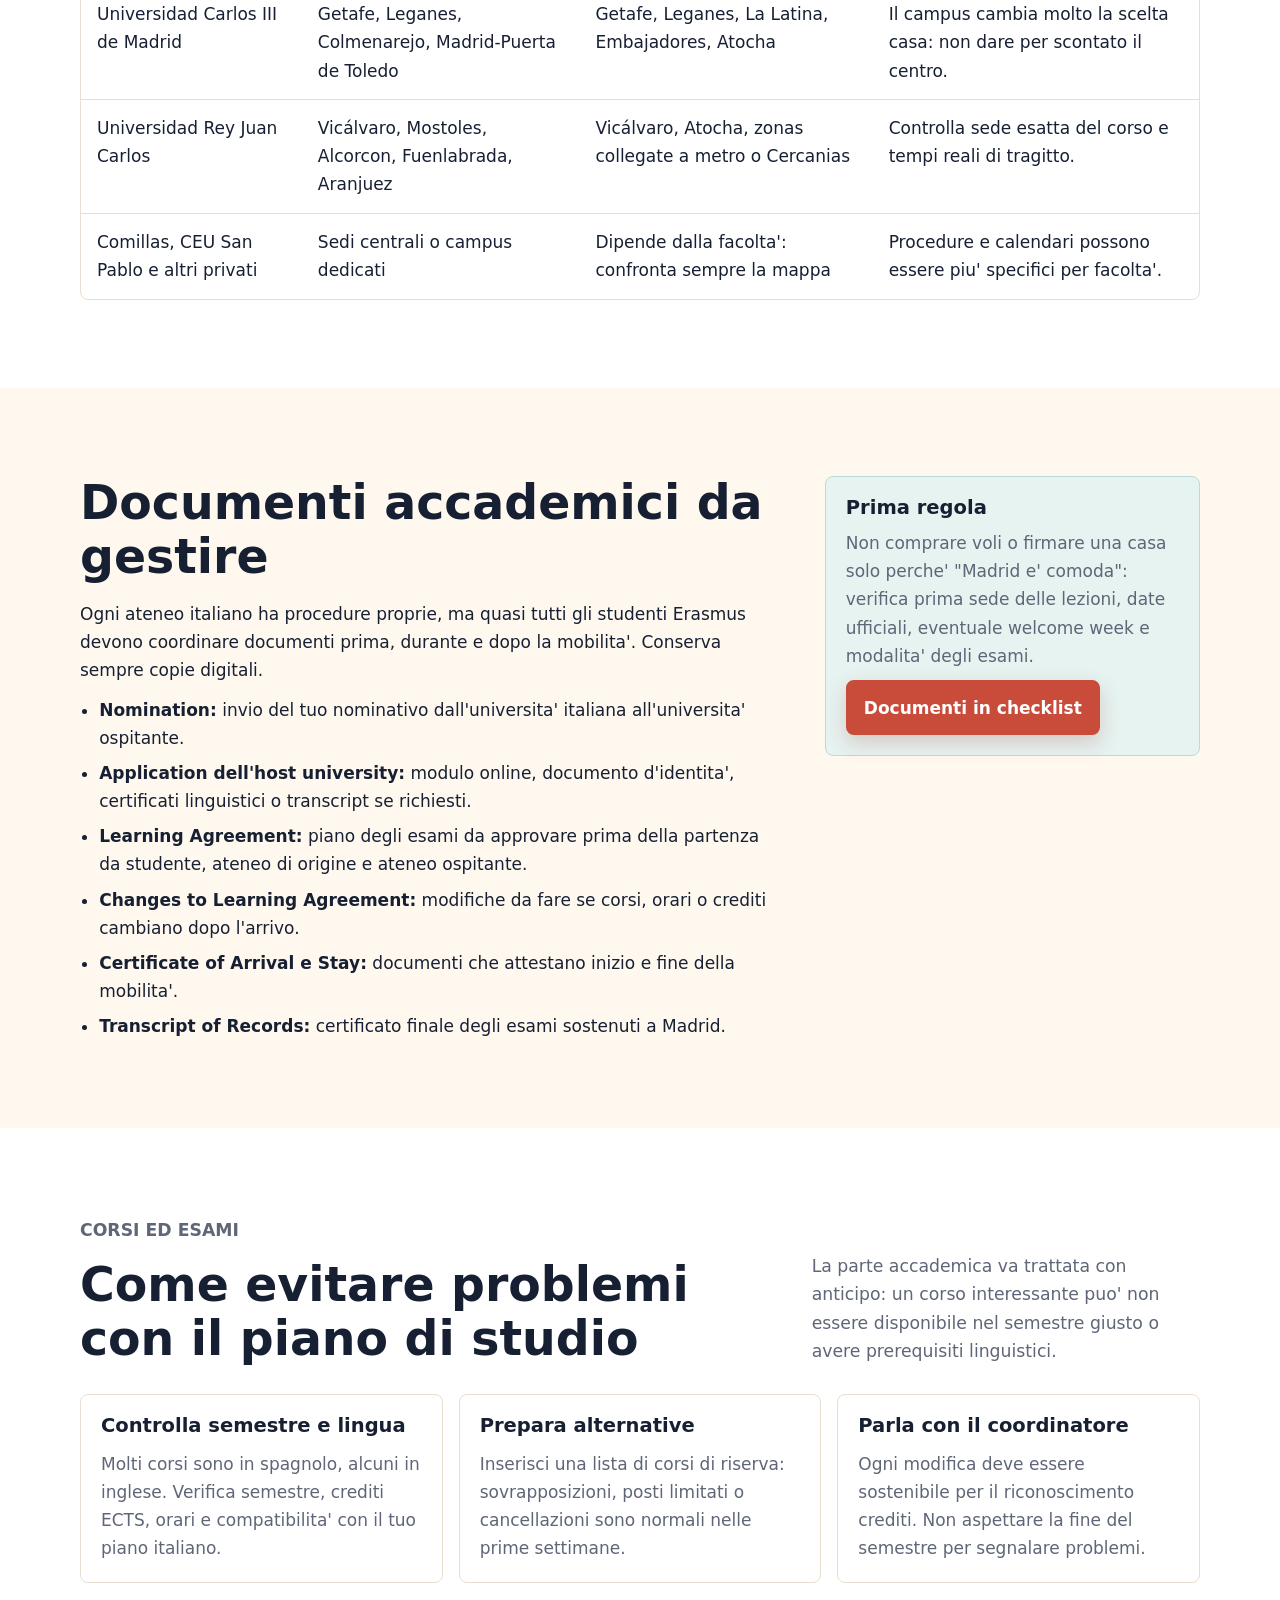
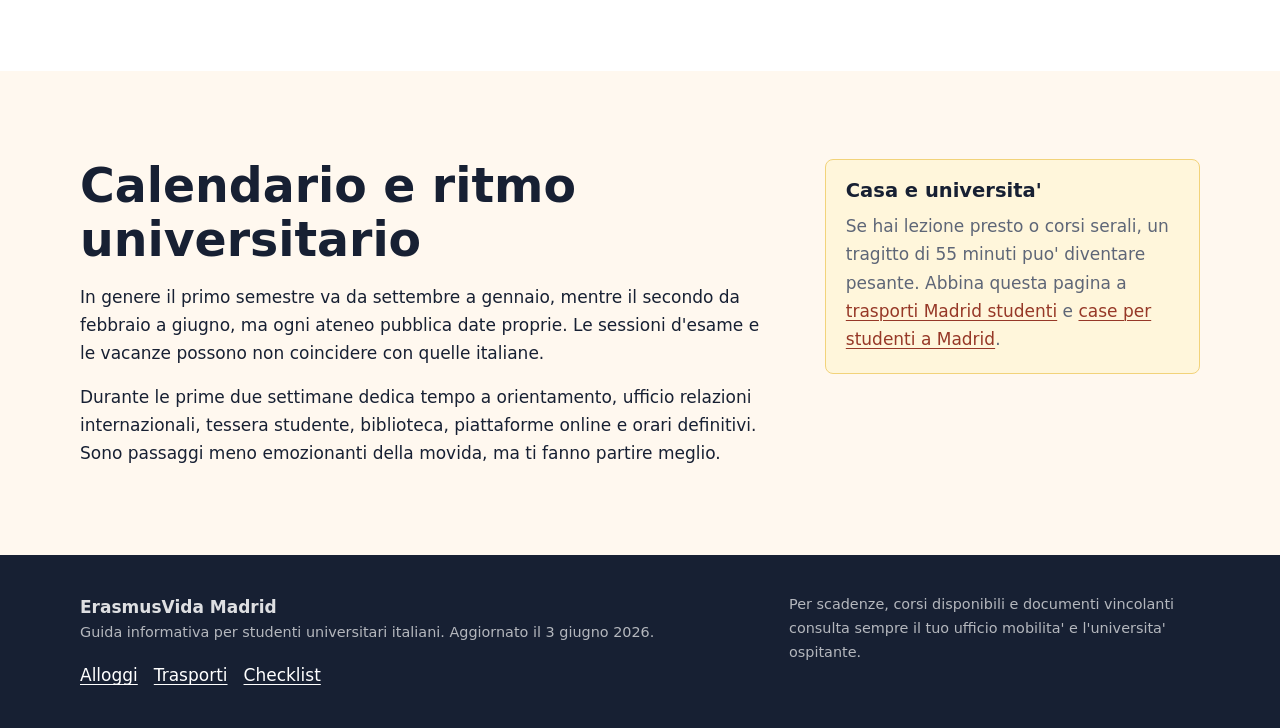
<file: universita.html>
<!doctype html>
<html lang="it">
  <head>
    <meta charset="utf-8">
    <meta name="viewport" content="width=device-width, initial-scale=1">
    <title>Universita' a Madrid Erasmus | Campus e organizzazione studio</title>
    <meta name="description" content="Panoramica delle principali universita' a Madrid per Erasmus: campus, quartieri comodi, Learning Agreement, calendario accademico e consigli per studenti italiani.">
    <meta name="robots" content="index, follow">
    <meta property="og:title" content="Universita' a Madrid Erasmus">
    <meta property="og:description" content="Come orientarsi tra campus, quartieri e documenti accademici per studiare a Madrid.">
    <meta property="og:type" content="article">
    <meta property="og:image" content="assets/images/universita-madrid-erasmus.jpg">
    <link rel="stylesheet" href="assets/css/styles.css">
  </head>
  <body>
    <a class="skip-link" href="#contenuto">Vai al contenuto</a>
    <header class="site-header">
      <div class="container header-inner">
        <a class="brand" href="index.html" aria-label="ErasmusVida Madrid home"><span class="brand-mark">EV</span><span>ErasmusVida Madrid</span></a>
        <button class="nav-toggle" type="button" data-nav-toggle aria-label="Apri menu" aria-expanded="false"></button>
        <nav class="site-nav" data-site-nav aria-label="Navigazione principale">
          <ul>
            <li><a href="index.html">Home</a></li>
            <li><a href="alloggi.html">Alloggi</a></li>
            <li><a href="costo-della-vita.html">Costo della vita</a></li>
            <li><a href="universita.html" aria-current="page">Universita'</a></li>
            <li><a href="trasporti.html">Trasporti</a></li>
            <li><a href="vita-sociale.html">Vita sociale</a></li>
            <li><a href="checklist-erasmus.html">Checklist</a></li>
            <li><a href="contatti.html">Contatti</a></li>
          </ul>
        </nav>
      </div>
    </header>

    <main id="contenuto">
      <section class="page-hero">
        <div class="container page-hero-grid">
          <div>
            <p class="eyebrow">Studio e campus</p>
            <h1>Universita' a Madrid per Erasmus: come scegliere casa e corsi</h1>
            <p>Madrid ha atenei molto diversi tra loro: alcuni campus sono centrali, altri richiedono Cercanias o metro. Prima di prenotare casa, individua sede, facolta' e calendario.</p>
          </div>
          <figure class="media-card">
            <img src="assets/images/universita-madrid-erasmus.jpg" width="1672" height="941" alt="Campus universitario moderno a Madrid con studenti e tram in una giornata soleggiata">
            <figcaption>Campus moderno a Madrid: spazi esterni, collegamenti pubblici e aree studio incidono sulla quotidianita' Erasmus.</figcaption>
          </figure>
        </div>
      </section>

      <section class="section">
        <div class="container">
          <div class="section-header">
            <div>
              <p class="eyebrow">Atenei principali</p>
              <h2>Universita' da conoscere prima di partire</h2>
            </div>
            <p>Il nome dell'universita' non basta: controlla il campus specifico, perche' alcuni atenei hanno sedi in piu' zone della comunita' di Madrid.</p>
          </div>
          <div class="table-scroll">
            <table>
              <thead>
                <tr>
                  <th>Universita'</th>
                  <th>Zone o campus frequenti</th>
                  <th>Quartieri comodi da valutare</th>
                  <th>Nota Erasmus</th>
                </tr>
              </thead>
              <tbody>
                <tr>
                  <td>Universidad Complutense de Madrid</td>
                  <td>Ciudad Universitaria, Moncloa</td>
                  <td>Moncloa, Arg&uuml;elles, Chamberi, Cuatro Caminos</td>
                  <td>Molto grande e molto Erasmus: controlla facolta' e gruppo classe.</td>
                </tr>
                <tr>
                  <td>Universidad Politecnica de Madrid</td>
                  <td>Ciudad Universitaria, campus tecnici in piu' zone</td>
                  <td>Moncloa, Arg&uuml;elles, Cuatro Caminos, Retiro secondo facolta'</td>
                  <td>Ideale per ingegneria, architettura e ambiti tecnici.</td>
                </tr>
                <tr>
                  <td>Universidad Autonoma de Madrid</td>
                  <td>Cantoblanco</td>
                  <td>Chamartin, Plaza Castilla, Tetu&aacute;n, zone con Cercanias</td>
                  <td>Verifica bene il collegamento ferroviario e gli orari serali.</td>
                </tr>
                <tr>
                  <td>Universidad Carlos III de Madrid</td>
                  <td>Getafe, Leganes, Colmenarejo, Madrid-Puerta de Toledo</td>
                  <td>Getafe, Leganes, La Latina, Embajadores, Atocha</td>
                  <td>Il campus cambia molto la scelta casa: non dare per scontato il centro.</td>
                </tr>
                <tr>
                  <td>Universidad Rey Juan Carlos</td>
                  <td>Vic&aacute;lvaro, Mostoles, Alcorcon, Fuenlabrada, Aranjuez</td>
                  <td>Vic&aacute;lvaro, Atocha, zonas collegate a metro o Cercanias</td>
                  <td>Controlla sede esatta del corso e tempi reali di tragitto.</td>
                </tr>
                <tr>
                  <td>Comillas, CEU San Pablo e altri privati</td>
                  <td>Sedi centrali o campus dedicati</td>
                  <td>Dipende dalla facolta': confronta sempre la mappa</td>
                  <td>Procedure e calendari possono essere piu' specifici per facolta'.</td>
                </tr>
              </tbody>
            </table>
          </div>
        </div>
      </section>

      <section class="section alt">
        <div class="container split">
          <div class="content-block">
            <h2>Documenti accademici da gestire</h2>
            <p>Ogni ateneo italiano ha procedure proprie, ma quasi tutti gli studenti Erasmus devono coordinare documenti prima, durante e dopo la mobilita'. Conserva sempre copie digitali.</p>
            <ul>
              <li><strong>Nomination:</strong> invio del tuo nominativo dall'universita' italiana all'universita' ospitante.</li>
              <li><strong>Application dell'host university:</strong> modulo online, documento d'identita', certificati linguistici o transcript se richiesti.</li>
              <li><strong>Learning Agreement:</strong> piano degli esami da approvare prima della partenza da studente, ateneo di origine e ateneo ospitante.</li>
              <li><strong>Changes to Learning Agreement:</strong> modifiche da fare se corsi, orari o crediti cambiano dopo l'arrivo.</li>
              <li><strong>Certificate of Arrival e Stay:</strong> documenti che attestano inizio e fine della mobilita'.</li>
              <li><strong>Transcript of Records:</strong> certificato finale degli esami sostenuti a Madrid.</li>
            </ul>
          </div>
          <aside class="callout">
            <h3>Prima regola</h3>
            <p>Non comprare voli o firmare una casa solo perche' "Madrid e' comoda": verifica prima sede delle lezioni, date ufficiali, eventuale welcome week e modalita' degli esami.</p>
            <div class="section-actions">
              <a class="btn" href="checklist-erasmus.html">Documenti in checklist</a>
            </div>
          </aside>
        </div>
      </section>

      <section class="section" aria-labelledby="corsi">
        <div class="container">
          <div class="section-header">
            <div>
              <p class="eyebrow">Corsi ed esami</p>
              <h2 id="corsi">Come evitare problemi con il piano di studio</h2>
            </div>
            <p>La parte accademica va trattata con anticipo: un corso interessante puo' non essere disponibile nel semestre giusto o avere prerequisiti linguistici.</p>
          </div>
          <div class="grid grid-3">
            <article class="card">
              <h3>Controlla semestre e lingua</h3>
              <p>Molti corsi sono in spagnolo, alcuni in inglese. Verifica semestre, crediti ECTS, orari e compatibilita' con il tuo piano italiano.</p>
            </article>
            <article class="card">
              <h3>Prepara alternative</h3>
              <p>Inserisci una lista di corsi di riserva: sovrapposizioni, posti limitati o cancellazioni sono normali nelle prime settimane.</p>
            </article>
            <article class="card">
              <h3>Parla con il coordinatore</h3>
              <p>Ogni modifica deve essere sostenibile per il riconoscimento crediti. Non aspettare la fine del semestre per segnalare problemi.</p>
            </article>
          </div>
        </div>
      </section>

      <section class="section alt">
        <div class="container split">
          <div class="content-block">
            <h2>Calendario e ritmo universitario</h2>
            <p>In genere il primo semestre va da settembre a gennaio, mentre il secondo da febbraio a giugno, ma ogni ateneo pubblica date proprie. Le sessioni d'esame e le vacanze possono non coincidere con quelle italiane.</p>
            <p>Durante le prime due settimane dedica tempo a orientamento, ufficio relazioni internazionali, tessera studente, biblioteca, piattaforme online e orari definitivi. Sono passaggi meno emozionanti della movida, ma ti fanno partire meglio.</p>
          </div>
          <aside class="callout warning">
            <h3>Casa e universita'</h3>
            <p>Se hai lezione presto o corsi serali, un tragitto di 55 minuti puo' diventare pesante. Abbina questa pagina a <a href="trasporti.html">trasporti Madrid studenti</a> e <a href="alloggi.html">case per studenti a Madrid</a>.</p>
          </aside>
        </div>
      </section>
    </main>

    <footer class="site-footer">
      <div class="container footer-grid">
        <div>
          <strong>ErasmusVida Madrid</strong>
          <p class="footer-small">Guida informativa per studenti universitari italiani. Aggiornato il 3 giugno 2026.</p>
          <ul class="footer-links">
            <li><a href="alloggi.html">Alloggi</a></li>
            <li><a href="trasporti.html">Trasporti</a></li>
            <li><a href="checklist-erasmus.html">Checklist</a></li>
          </ul>
        </div>
        <p class="footer-small">Per scadenze, corsi disponibili e documenti vincolanti consulta sempre il tuo ufficio mobilita' e l'universita' ospitante.</p>
      </div>
    </footer>
    <script src="assets/js/main.js"></script>
  </body>
</html>
</file>
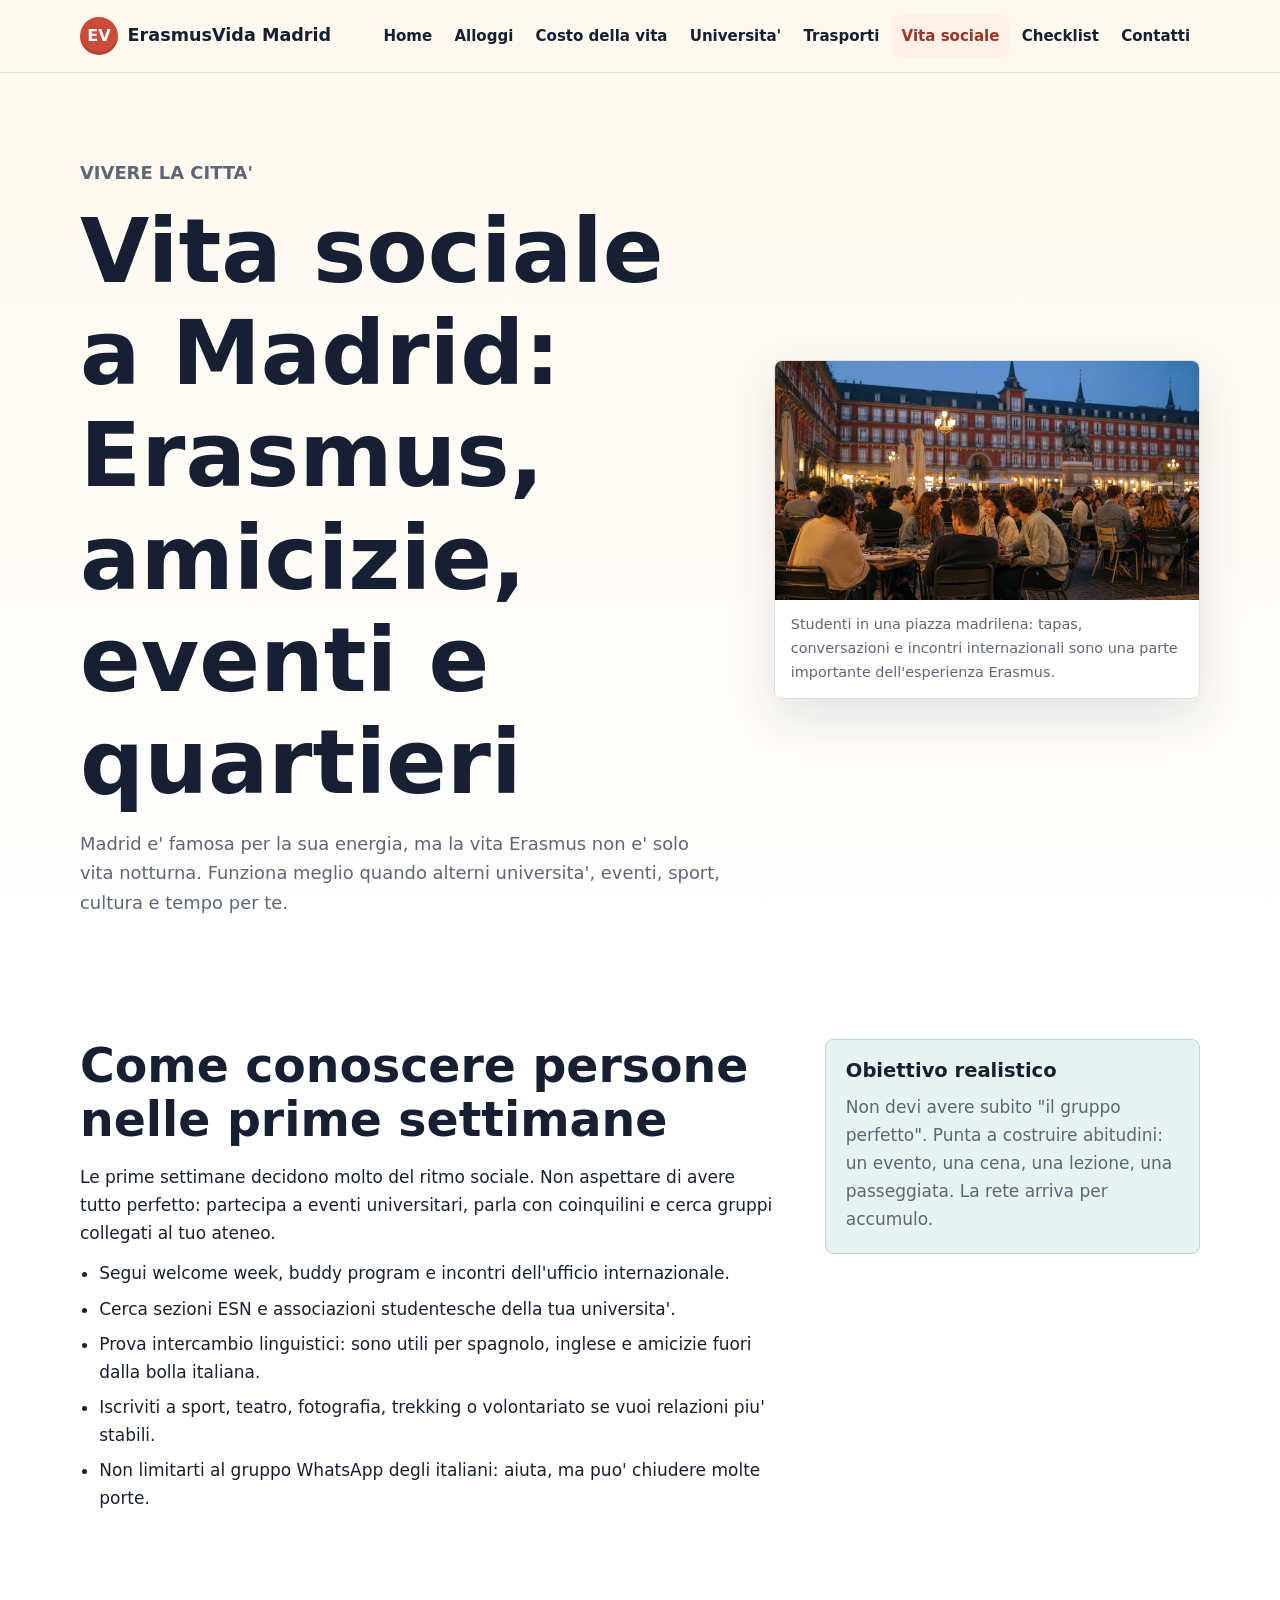
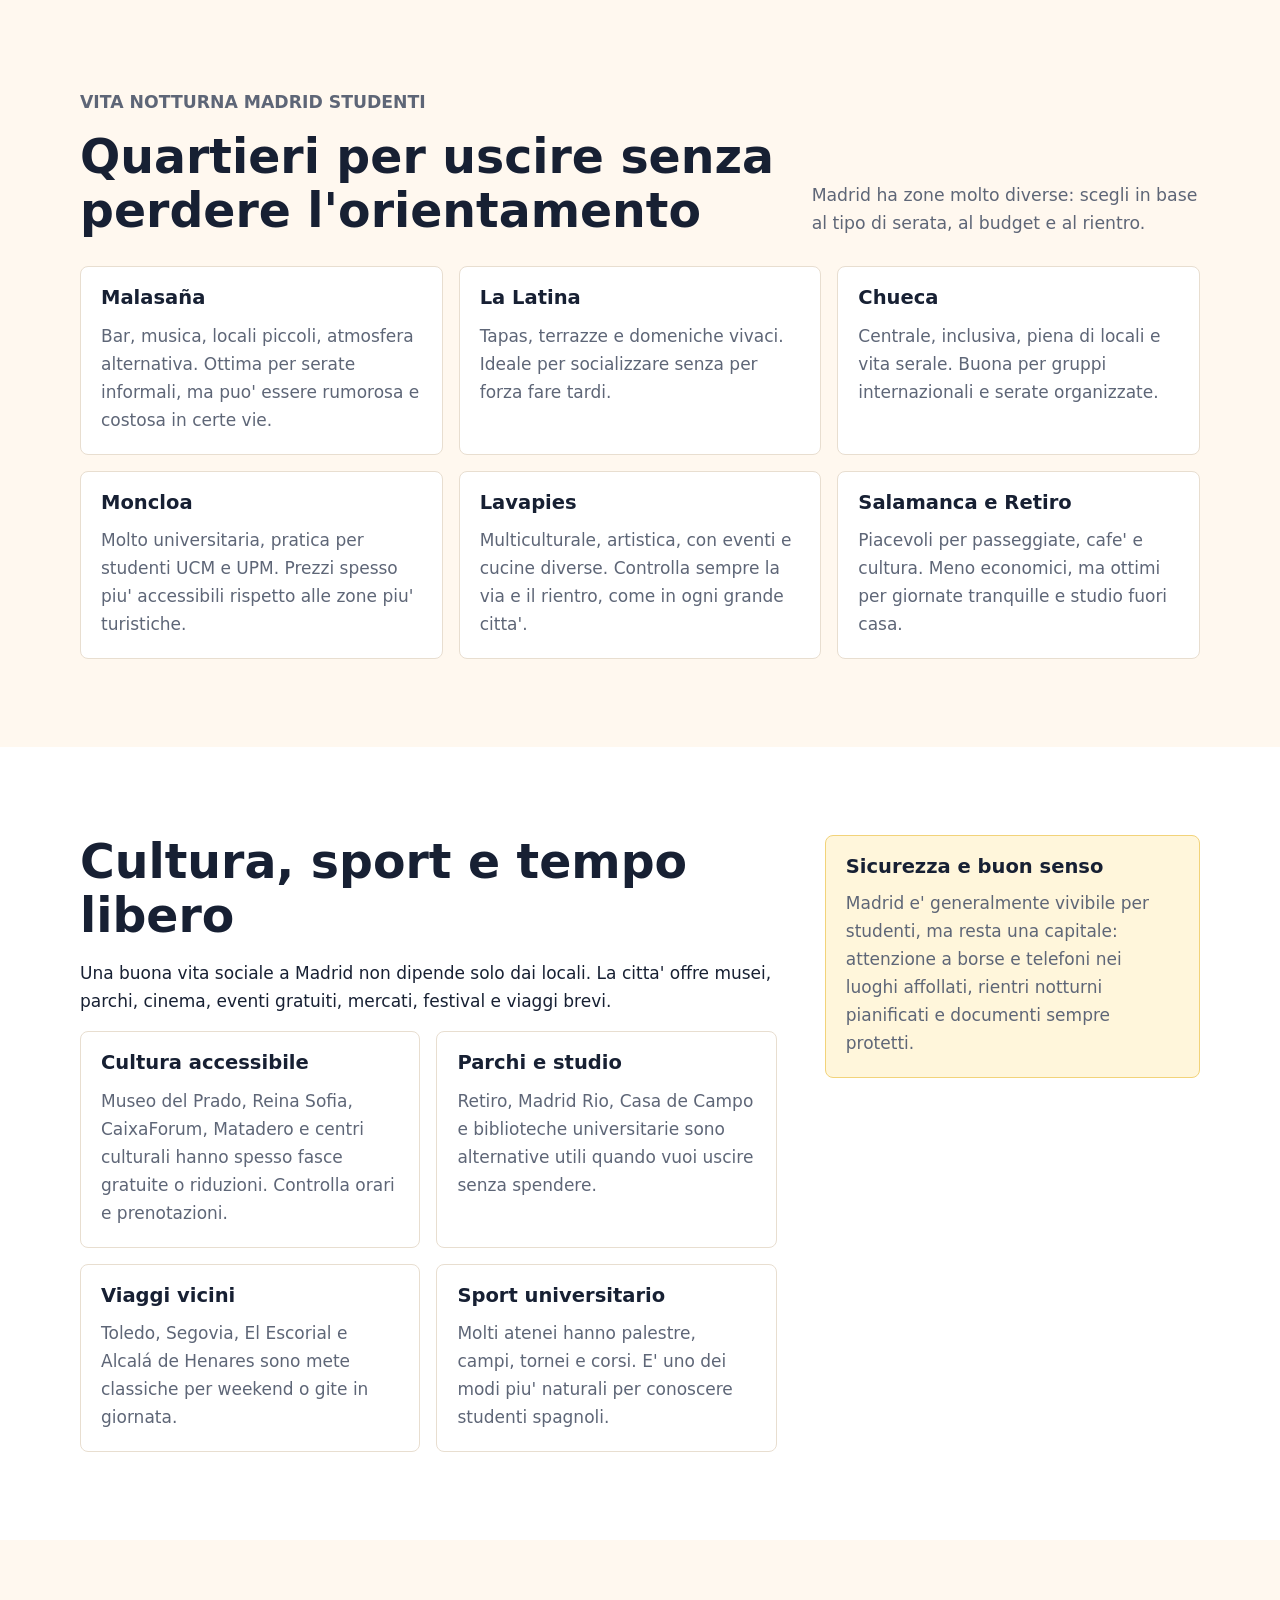
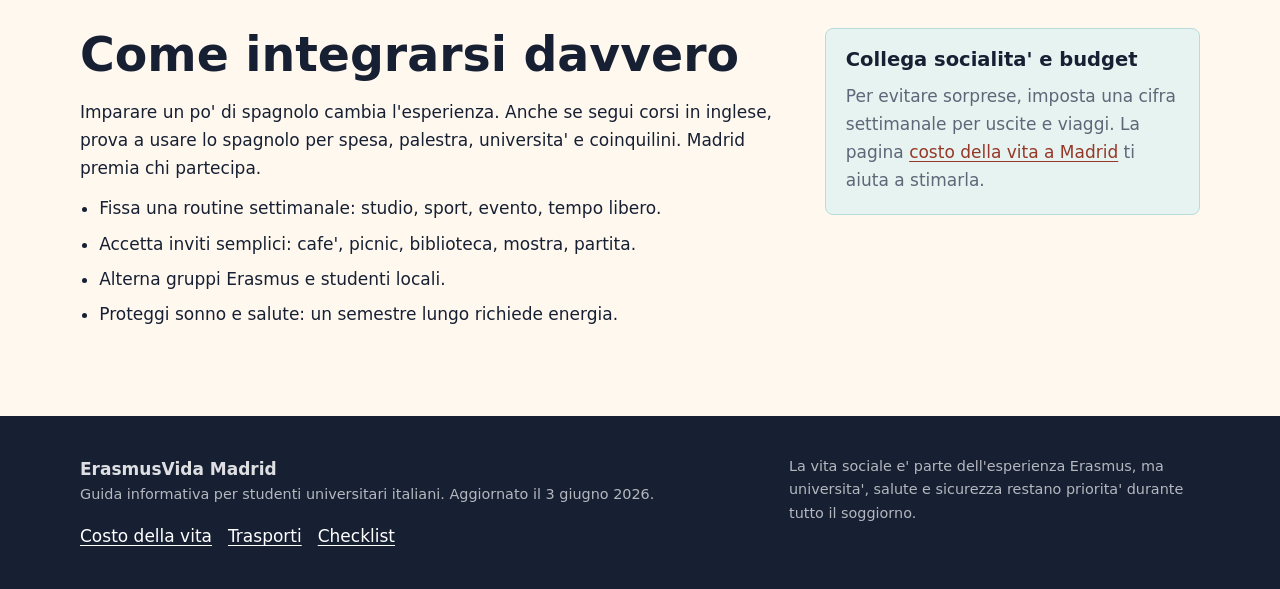
<file: vita-sociale.html>
<!doctype html>
<html lang="it">
  <head>
    <meta charset="utf-8">
    <meta name="viewport" content="width=device-width, initial-scale=1">
    <title>Vita sociale e vita notturna Madrid studenti Erasmus</title>
    <meta name="description" content="Guida alla vita sociale degli studenti Erasmus a Madrid: ESN, intercambio, tapas, quartieri per uscire, cultura, sicurezza e consigli per integrarsi.">
    <meta name="robots" content="index, follow">
    <meta property="og:title" content="Vita sociale Madrid studenti">
    <meta property="og:description" content="Come conoscere persone e vivere Madrid durante l'Erasmus, tra universita', eventi e quartieri.">
    <meta property="og:type" content="article">
    <meta property="og:image" content="assets/images/vita-sociale-studenti-madrid.jpg">
    <link rel="stylesheet" href="assets/css/styles.css">
  </head>
  <body>
    <a class="skip-link" href="#contenuto">Vai al contenuto</a>
    <header class="site-header">
      <div class="container header-inner">
        <a class="brand" href="index.html" aria-label="ErasmusVida Madrid home"><span class="brand-mark">EV</span><span>ErasmusVida Madrid</span></a>
        <button class="nav-toggle" type="button" data-nav-toggle aria-label="Apri menu" aria-expanded="false"></button>
        <nav class="site-nav" data-site-nav aria-label="Navigazione principale">
          <ul>
            <li><a href="index.html">Home</a></li>
            <li><a href="alloggi.html">Alloggi</a></li>
            <li><a href="costo-della-vita.html">Costo della vita</a></li>
            <li><a href="universita.html">Universita'</a></li>
            <li><a href="trasporti.html">Trasporti</a></li>
            <li><a href="vita-sociale.html" aria-current="page">Vita sociale</a></li>
            <li><a href="checklist-erasmus.html">Checklist</a></li>
            <li><a href="contatti.html">Contatti</a></li>
          </ul>
        </nav>
      </div>
    </header>

    <main id="contenuto">
      <section class="page-hero">
        <div class="container page-hero-grid">
          <div>
            <p class="eyebrow">Vivere la citta'</p>
            <h1>Vita sociale a Madrid: Erasmus, amicizie, eventi e quartieri</h1>
            <p>Madrid e' famosa per la sua energia, ma la vita Erasmus non e' solo vita notturna. Funziona meglio quando alterni universita', eventi, sport, cultura e tempo per te.</p>
          </div>
          <figure class="media-card">
            <img src="assets/images/vita-sociale-studenti-madrid.jpg" width="1672" height="941" alt="Gruppo di studenti Erasmus seduti a tavoli all'aperto in una piazza di Madrid di sera">
            <figcaption>Studenti in una piazza madrilena: tapas, conversazioni e incontri internazionali sono una parte importante dell'esperienza Erasmus.</figcaption>
          </figure>
        </div>
      </section>

      <section class="section">
        <div class="container split">
          <div class="content-block">
            <h2>Come conoscere persone nelle prime settimane</h2>
            <p>Le prime settimane decidono molto del ritmo sociale. Non aspettare di avere tutto perfetto: partecipa a eventi universitari, parla con coinquilini e cerca gruppi collegati al tuo ateneo.</p>
            <ul>
              <li>Segui welcome week, buddy program e incontri dell'ufficio internazionale.</li>
              <li>Cerca sezioni ESN e associazioni studentesche della tua universita'.</li>
              <li>Prova intercambio linguistici: sono utili per spagnolo, inglese e amicizie fuori dalla bolla italiana.</li>
              <li>Iscriviti a sport, teatro, fotografia, trekking o volontariato se vuoi relazioni piu' stabili.</li>
              <li>Non limitarti al gruppo WhatsApp degli italiani: aiuta, ma puo' chiudere molte porte.</li>
            </ul>
          </div>
          <aside class="callout">
            <h3>Obiettivo realistico</h3>
            <p>Non devi avere subito "il gruppo perfetto". Punta a costruire abitudini: un evento, una cena, una lezione, una passeggiata. La rete arriva per accumulo.</p>
          </aside>
        </div>
      </section>

      <section class="section alt" aria-labelledby="quartieri-sociali">
        <div class="container">
          <div class="section-header">
            <div>
              <p class="eyebrow">Vita notturna Madrid studenti</p>
              <h2 id="quartieri-sociali">Quartieri per uscire senza perdere l'orientamento</h2>
            </div>
            <p>Madrid ha zone molto diverse: scegli in base al tipo di serata, al budget e al rientro.</p>
          </div>
          <div class="grid grid-3">
            <article class="card">
              <h3>Malasa&ntilde;a</h3>
              <p>Bar, musica, locali piccoli, atmosfera alternativa. Ottima per serate informali, ma puo' essere rumorosa e costosa in certe vie.</p>
            </article>
            <article class="card">
              <h3>La Latina</h3>
              <p>Tapas, terrazze e domeniche vivaci. Ideale per socializzare senza per forza fare tardi.</p>
            </article>
            <article class="card">
              <h3>Chueca</h3>
              <p>Centrale, inclusiva, piena di locali e vita serale. Buona per gruppi internazionali e serate organizzate.</p>
            </article>
            <article class="card">
              <h3>Moncloa</h3>
              <p>Molto universitaria, pratica per studenti UCM e UPM. Prezzi spesso piu' accessibili rispetto alle zone piu' turistiche.</p>
            </article>
            <article class="card">
              <h3>Lavapies</h3>
              <p>Multiculturale, artistica, con eventi e cucine diverse. Controlla sempre la via e il rientro, come in ogni grande citta'.</p>
            </article>
            <article class="card">
              <h3>Salamanca e Retiro</h3>
              <p>Piacevoli per passeggiate, cafe' e cultura. Meno economici, ma ottimi per giornate tranquille e studio fuori casa.</p>
            </article>
          </div>
        </div>
      </section>

      <section class="section">
        <div class="container split">
          <div class="content-block">
            <h2>Cultura, sport e tempo libero</h2>
            <p>Una buona vita sociale a Madrid non dipende solo dai locali. La citta' offre musei, parchi, cinema, eventi gratuiti, mercati, festival e viaggi brevi.</p>
            <div class="grid grid-2">
              <article class="card">
                <h3>Cultura accessibile</h3>
                <p>Museo del Prado, Reina Sofia, CaixaForum, Matadero e centri culturali hanno spesso fasce gratuite o riduzioni. Controlla orari e prenotazioni.</p>
              </article>
              <article class="card">
                <h3>Parchi e studio</h3>
                <p>Retiro, Madrid Rio, Casa de Campo e biblioteche universitarie sono alternative utili quando vuoi uscire senza spendere.</p>
              </article>
              <article class="card">
                <h3>Viaggi vicini</h3>
                <p>Toledo, Segovia, El Escorial e Alcal&aacute; de Henares sono mete classiche per weekend o gite in giornata.</p>
              </article>
              <article class="card">
                <h3>Sport universitario</h3>
                <p>Molti atenei hanno palestre, campi, tornei e corsi. E' uno dei modi piu' naturali per conoscere studenti spagnoli.</p>
              </article>
            </div>
          </div>
          <aside class="callout warning">
            <h3>Sicurezza e buon senso</h3>
            <p>Madrid e' generalmente vivibile per studenti, ma resta una capitale: attenzione a borse e telefoni nei luoghi affollati, rientri notturni pianificati e documenti sempre protetti.</p>
          </aside>
        </div>
      </section>

      <section class="section alt">
        <div class="container split">
          <div class="content-block">
            <h2>Come integrarsi davvero</h2>
            <p>Imparare un po' di spagnolo cambia l'esperienza. Anche se segui corsi in inglese, prova a usare lo spagnolo per spesa, palestra, universita' e coinquilini. Madrid premia chi partecipa.</p>
            <ul>
              <li>Fissa una routine settimanale: studio, sport, evento, tempo libero.</li>
              <li>Accetta inviti semplici: cafe', picnic, biblioteca, mostra, partita.</li>
              <li>Alterna gruppi Erasmus e studenti locali.</li>
              <li>Proteggi sonno e salute: un semestre lungo richiede energia.</li>
            </ul>
          </div>
          <aside class="callout">
            <h3>Collega socialita' e budget</h3>
            <p>Per evitare sorprese, imposta una cifra settimanale per uscite e viaggi. La pagina <a href="costo-della-vita.html">costo della vita a Madrid</a> ti aiuta a stimarla.</p>
          </aside>
        </div>
      </section>
    </main>

    <footer class="site-footer">
      <div class="container footer-grid">
        <div>
          <strong>ErasmusVida Madrid</strong>
          <p class="footer-small">Guida informativa per studenti universitari italiani. Aggiornato il 3 giugno 2026.</p>
          <ul class="footer-links">
            <li><a href="costo-della-vita.html">Costo della vita</a></li>
            <li><a href="trasporti.html">Trasporti</a></li>
            <li><a href="checklist-erasmus.html">Checklist</a></li>
          </ul>
        </div>
        <p class="footer-small">La vita sociale e' parte dell'esperienza Erasmus, ma universita', salute e sicurezza restano priorita' durante tutto il soggiorno.</p>
      </div>
    </footer>
    <script src="assets/js/main.js"></script>
  </body>
</html>
</file>
<file: assets/css/styles.css>
:root {
  --ink: #172033;
  --muted: #5e6677;
  --paper: #fff8ef;
  --surface: #ffffff;
  --line: #e8ded0;
  --terracotta: #c94b3a;
  --terracotta-dark: #963827;
  --sun: #f4b443;
  --teal: #137c78;
  --blue: #315c95;
  --soft-teal: #e6f3f1;
  --soft-red: #fff0ea;
  --shadow: 0 18px 48px rgba(23, 32, 51, 0.12);
  --radius: 8px;
  --max: 1120px;
}

* {
  box-sizing: border-box;
}

html {
  scroll-behavior: smooth;
}

body {
  margin: 0;
  color: var(--ink);
  background: var(--paper);
  font-family: Inter, ui-sans-serif, system-ui, -apple-system, BlinkMacSystemFont, "Segoe UI", sans-serif;
  font-size: 17px;
  line-height: 1.65;
}

img {
  display: block;
  max-width: 100%;
  height: auto;
}

a {
  color: var(--terracotta-dark);
  text-decoration-thickness: 0.08em;
  text-underline-offset: 0.18em;
}

a:hover {
  color: var(--teal);
}

:focus-visible {
  outline: 3px solid var(--sun);
  outline-offset: 3px;
}

.skip-link {
  position: absolute;
  top: 8px;
  left: 8px;
  z-index: 30;
  transform: translateY(-140%);
  padding: 0.6rem 0.85rem;
  color: var(--ink);
  background: var(--sun);
  border-radius: var(--radius);
  font-weight: 800;
}

.skip-link:focus {
  transform: translateY(0);
}

.container {
  width: min(var(--max), calc(100% - 32px));
  margin-inline: auto;
}

.site-header {
  position: sticky;
  top: 0;
  z-index: 20;
  background: rgba(255, 248, 239, 0.95);
  border-bottom: 1px solid rgba(232, 222, 208, 0.9);
  backdrop-filter: blur(14px);
}

.header-inner {
  display: flex;
  align-items: center;
  justify-content: space-between;
  gap: 1rem;
  min-height: 72px;
}

.brand {
  display: inline-flex;
  align-items: center;
  gap: 0.6rem;
  color: var(--ink);
  font-size: 1.1rem;
  font-weight: 900;
  text-decoration: none;
}

.brand-mark {
  display: grid;
  width: 38px;
  height: 38px;
  place-items: center;
  color: #ffffff;
  background: var(--terracotta);
  border-radius: 50%;
  font-size: 1rem;
  box-shadow: inset 0 -3px 0 rgba(0, 0, 0, 0.12);
}

.nav-toggle {
  display: none;
  width: 44px;
  height: 44px;
  place-items: center;
  padding: 0;
  border: 1px solid var(--line);
  border-radius: var(--radius);
  background: var(--surface);
  cursor: pointer;
}

.nav-toggle span,
.nav-toggle::before,
.nav-toggle::after {
  content: "";
  display: block;
  width: 20px;
  height: 2px;
  background: var(--ink);
  border-radius: 2px;
}

.nav-toggle::before {
  transform: translateY(-6px);
}

.nav-toggle::after {
  transform: translateY(6px);
}

.site-nav ul {
  display: flex;
  align-items: center;
  gap: 0.15rem;
  margin: 0;
  padding: 0;
  list-style: none;
}

.site-nav a {
  display: inline-flex;
  align-items: center;
  min-height: 42px;
  padding: 0.35rem 0.62rem;
  color: var(--ink);
  border-radius: var(--radius);
  font-size: 0.94rem;
  font-weight: 750;
  text-decoration: none;
}

.site-nav a:hover,
.site-nav a[aria-current="page"] {
  color: var(--terracotta-dark);
  background: var(--soft-red);
}

.hero {
  position: relative;
  min-height: calc(76svh - 72px);
  overflow: hidden;
  color: #ffffff;
  background: #121722;
}

.hero::after {
  position: absolute;
  inset: 0;
  content: "";
  background:
    linear-gradient(90deg, rgba(14, 18, 31, 0.82) 0%, rgba(14, 18, 31, 0.58) 42%, rgba(14, 18, 31, 0.12) 100%),
    linear-gradient(0deg, rgba(14, 18, 31, 0.42) 0%, rgba(14, 18, 31, 0) 38%);
}

.hero img {
  position: absolute;
  inset: 0;
  width: 100%;
  height: 100%;
  object-fit: cover;
}

.hero-content {
  position: relative;
  z-index: 1;
  display: flex;
  min-height: calc(76svh - 72px);
  align-items: center;
  padding-block: 4rem;
}

.hero-copy {
  max-width: 720px;
}

.eyebrow {
  margin: 0 0 0.8rem;
  color: var(--sun);
  font-size: 0.82rem;
  font-weight: 900;
  letter-spacing: 0;
  text-transform: uppercase;
}

h1,
h2,
h3,
h4 {
  margin: 0;
  line-height: 1.14;
}

h1 {
  max-width: 920px;
  font-size: clamp(2.7rem, 7vw, 5.8rem);
  letter-spacing: 0;
}

h2 {
  font-size: clamp(1.9rem, 3.7vw, 3rem);
}

h3 {
  font-size: 1.22rem;
}

p {
  margin: 0;
}

.hero-copy p:not(.eyebrow) {
  max-width: 700px;
  margin-top: 1.25rem;
  color: rgba(255, 255, 255, 0.92);
  font-size: clamp(1.05rem, 2vw, 1.3rem);
}

.hero-actions,
.section-actions {
  display: flex;
  flex-wrap: wrap;
  gap: 0.85rem;
  margin-top: 1.8rem;
}

.btn {
  display: inline-flex;
  align-items: center;
  justify-content: center;
  min-height: 46px;
  padding: 0.72rem 1rem;
  color: #ffffff;
  background: var(--terracotta);
  border: 2px solid var(--terracotta);
  border-radius: var(--radius);
  font-weight: 850;
  text-decoration: none;
  box-shadow: 0 8px 20px rgba(150, 56, 39, 0.22);
}

.btn:hover {
  color: #ffffff;
  background: var(--terracotta-dark);
  border-color: var(--terracotta-dark);
}

.btn-secondary {
  color: #ffffff;
  background: rgba(255, 255, 255, 0.1);
  border-color: rgba(255, 255, 255, 0.76);
  box-shadow: none;
}

.btn-secondary:hover {
  color: var(--ink);
  background: #ffffff;
  border-color: #ffffff;
}

.hero-caption {
  position: absolute;
  right: clamp(16px, 4vw, 48px);
  bottom: 18px;
  z-index: 2;
  max-width: 360px;
  color: rgba(255, 255, 255, 0.82);
  font-size: 0.84rem;
}

.page-hero {
  padding: 4.3rem 0 2.1rem;
  background: linear-gradient(180deg, #fff8ef 0%, #ffffff 100%);
}

.page-hero-grid {
  display: grid;
  grid-template-columns: minmax(0, 1fr) minmax(300px, 0.66fr);
  gap: clamp(1.4rem, 4vw, 3rem);
  align-items: center;
}

.page-hero p {
  max-width: 760px;
  margin-top: 1rem;
  color: var(--muted);
  font-size: 1.12rem;
}

.media-card {
  overflow: hidden;
  margin: 0;
  background: var(--surface);
  border: 1px solid var(--line);
  border-radius: var(--radius);
  box-shadow: var(--shadow);
}

.media-card img {
  width: 100%;
  aspect-ratio: 16 / 9;
  object-fit: cover;
}

figcaption {
  padding: 0.85rem 1rem;
  color: var(--muted);
  font-size: 0.9rem;
}

.section {
  padding: clamp(3rem, 7vw, 5.5rem) 0;
  background: var(--surface);
}

.section.alt {
  background: var(--paper);
}

.section.compact {
  padding-block: clamp(2rem, 5vw, 3.5rem);
}

.section-header {
  display: grid;
  grid-template-columns: minmax(0, 0.82fr) minmax(260px, 0.45fr);
  gap: 1.5rem;
  align-items: end;
  margin-bottom: 1.8rem;
}

.section-header p,
.lead {
  color: var(--muted);
  font-size: 1.08rem;
}

.lead {
  max-width: 820px;
}

.grid {
  display: grid;
  gap: 1rem;
}

.grid-2 {
  grid-template-columns: repeat(2, minmax(0, 1fr));
}

.grid-3 {
  grid-template-columns: repeat(3, minmax(0, 1fr));
}

.grid-4 {
  grid-template-columns: repeat(4, minmax(0, 1fr));
}

.card,
.fact,
.callout,
.contact-panel {
  background: var(--surface);
  border: 1px solid var(--line);
  border-radius: var(--radius);
}

.card {
  padding: 1.25rem;
}

.card > * + * {
  margin-top: 0.75rem;
}

.card p,
.card li,
.fact p,
.callout p {
  color: var(--muted);
}

.card-link {
  display: inline-flex;
  margin-top: 0.9rem;
  font-weight: 850;
  text-decoration: none;
}

.fact {
  padding: 1.15rem;
  border-left: 5px solid var(--teal);
}

.fact strong {
  display: block;
  color: var(--ink);
  font-size: 1.45rem;
  line-height: 1.15;
}

.tag-list {
  display: flex;
  flex-wrap: wrap;
  gap: 0.5rem;
  margin: 1.1rem 0 0;
  padding: 0;
  list-style: none;
}

.tag-list li {
  padding: 0.34rem 0.62rem;
  color: var(--terracotta-dark);
  background: var(--soft-red);
  border: 1px solid #ffd8cb;
  border-radius: 999px;
  font-size: 0.88rem;
  font-weight: 800;
}

.content-block {
  max-width: 880px;
}

.content-block > * + * {
  margin-top: 1rem;
}

.content-block ul,
.content-block ol,
.card ul,
.card ol {
  margin: 0.75rem 0 0;
  padding-left: 1.2rem;
}

.content-block li + li,
.card li + li {
  margin-top: 0.45rem;
}

.split {
  display: grid;
  grid-template-columns: minmax(0, 0.78fr) minmax(280px, 0.42fr);
  gap: clamp(1.2rem, 4vw, 3rem);
  align-items: start;
}

.callout {
  padding: 1.25rem;
  background: var(--soft-teal);
  border-color: #b8dcd8;
}

.callout.warning {
  background: #fff6db;
  border-color: #f2d37a;
}

.callout > * + * {
  margin-top: 0.65rem;
}

.timeline {
  display: grid;
  gap: 1rem;
  margin: 0;
  padding: 0;
  list-style: none;
}

.timeline li {
  position: relative;
  padding: 1rem 1rem 1rem 3.1rem;
  background: var(--surface);
  border: 1px solid var(--line);
  border-radius: var(--radius);
}

.timeline strong {
  display: block;
  margin-bottom: 0.25rem;
}

.timeline span {
  position: absolute;
  top: 1rem;
  left: 1rem;
  display: grid;
  width: 30px;
  height: 30px;
  place-items: center;
  color: #ffffff;
  background: var(--terracotta);
  border-radius: 50%;
  font-size: 0.82rem;
  font-weight: 900;
}

.table-scroll {
  overflow-x: auto;
  border: 1px solid var(--line);
  border-radius: var(--radius);
  background: var(--surface);
}

table {
  width: 100%;
  min-width: 720px;
  border-collapse: collapse;
}

th,
td {
  padding: 0.9rem 1rem;
  text-align: left;
  vertical-align: top;
  border-bottom: 1px solid var(--line);
}

th {
  color: var(--ink);
  background: #fff1df;
  font-size: 0.92rem;
}

tr:last-child td {
  border-bottom: 0;
}

.price {
  color: var(--teal);
  font-weight: 900;
  white-space: nowrap;
}

.notice {
  margin-top: 0.85rem;
  color: var(--muted);
  font-size: 0.92rem;
}

.checklist {
  display: grid;
  gap: 1rem;
}

.checklist-group {
  padding: 1.25rem;
  background: var(--surface);
  border: 1px solid var(--line);
  border-radius: var(--radius);
}

.checklist-group h2 {
  font-size: 1.35rem;
}

.task-list {
  display: grid;
  gap: 0.7rem;
  margin: 1rem 0 0;
  padding: 0;
  list-style: none;
}

.task-list label {
  display: grid;
  grid-template-columns: 24px minmax(0, 1fr);
  gap: 0.7rem;
  align-items: start;
  padding: 0.72rem;
  background: #fffaf5;
  border: 1px solid #f1e4d5;
  border-radius: var(--radius);
  cursor: pointer;
}

.task-list input {
  width: 20px;
  height: 20px;
  margin-top: 0.17rem;
  accent-color: var(--terracotta);
}

.task-list span {
  color: var(--muted);
}

.task-list input:checked + span {
  color: #667;
  text-decoration: line-through;
}

.contact-layout {
  display: grid;
  grid-template-columns: minmax(0, 0.72fr) minmax(300px, 0.46fr);
  gap: clamp(1.2rem, 4vw, 3rem);
  align-items: start;
}

.contact-panel {
  padding: 1.25rem;
}

.contact-panel > * + * {
  margin-top: 1rem;
}

.form-grid {
  display: grid;
  gap: 0.9rem;
}

label {
  font-weight: 800;
}

input,
textarea,
select {
  width: 100%;
  margin-top: 0.35rem;
  padding: 0.76rem 0.85rem;
  color: var(--ink);
  background: #fffdf9;
  border: 1px solid #d8cbbd;
  border-radius: var(--radius);
  font: inherit;
}

textarea {
  min-height: 150px;
  resize: vertical;
}

button.btn {
  cursor: pointer;
}

.form-status {
  min-height: 1.5rem;
  color: var(--teal);
  font-weight: 800;
}

.source-list {
  margin: 0.8rem 0 0;
  padding-left: 1.1rem;
}

.source-list li + li {
  margin-top: 0.35rem;
}

.site-footer {
  padding: 2.4rem 0;
  color: rgba(255, 255, 255, 0.86);
  background: var(--ink);
}

.footer-grid {
  display: grid;
  grid-template-columns: minmax(0, 1fr) minmax(260px, 0.6fr);
  gap: 1.5rem;
}

.site-footer a {
  color: #ffffff;
}

.footer-links {
  display: flex;
  flex-wrap: wrap;
  gap: 0.65rem 1rem;
  margin: 1rem 0 0;
  padding: 0;
  list-style: none;
}

.footer-small {
  color: rgba(255, 255, 255, 0.68);
  font-size: 0.9rem;
}

@media (max-width: 980px) {
  .site-nav a {
    padding-inline: 0.46rem;
    font-size: 0.88rem;
  }

  .grid-4 {
    grid-template-columns: repeat(2, minmax(0, 1fr));
  }

  .grid-3,
  .page-hero-grid,
  .section-header,
  .split,
  .contact-layout,
  .footer-grid {
    grid-template-columns: 1fr;
  }
}

@media (max-width: 760px) {
  body {
    font-size: 16px;
  }

  .header-inner {
    min-height: 64px;
  }

  .brand {
    font-size: 1rem;
  }

  .brand-mark {
    width: 34px;
    height: 34px;
  }

  .nav-toggle {
    display: grid;
  }

  .site-nav {
    position: absolute;
    top: 64px;
    right: 16px;
    left: 16px;
    display: none;
    padding: 0.7rem;
    background: var(--surface);
    border: 1px solid var(--line);
    border-radius: var(--radius);
    box-shadow: var(--shadow);
  }

  .site-nav.is-open {
    display: block;
  }

  .site-nav ul {
    display: grid;
    gap: 0.15rem;
  }

  .site-nav a {
    width: 100%;
    justify-content: flex-start;
    padding: 0.66rem 0.75rem;
    font-size: 1rem;
  }

  .hero,
  .hero-content {
    min-height: calc(70svh - 64px);
  }

  .hero-content {
    align-items: end;
    padding-block: 3rem 5rem;
  }

  .hero::after {
    background:
      linear-gradient(0deg, rgba(14, 18, 31, 0.88) 0%, rgba(14, 18, 31, 0.58) 60%, rgba(14, 18, 31, 0.28) 100%);
  }

  h1 {
    font-size: clamp(2.45rem, 15vw, 4rem);
  }

  .hero-caption {
    right: 16px;
    bottom: 12px;
    left: 16px;
    max-width: none;
  }

  .page-hero {
    padding-top: 3rem;
  }

  .grid-2,
  .grid-4 {
    grid-template-columns: 1fr;
  }

  .card,
  .fact,
  .callout,
  .contact-panel,
  .checklist-group {
    padding: 1rem;
  }
}

@media (prefers-reduced-motion: reduce) {
  *,
  *::before,
  *::after {
    scroll-behavior: auto !important;
    transition-duration: 0.01ms !important;
    animation-duration: 0.01ms !important;
    animation-iteration-count: 1 !important;
  }
}
</file>
